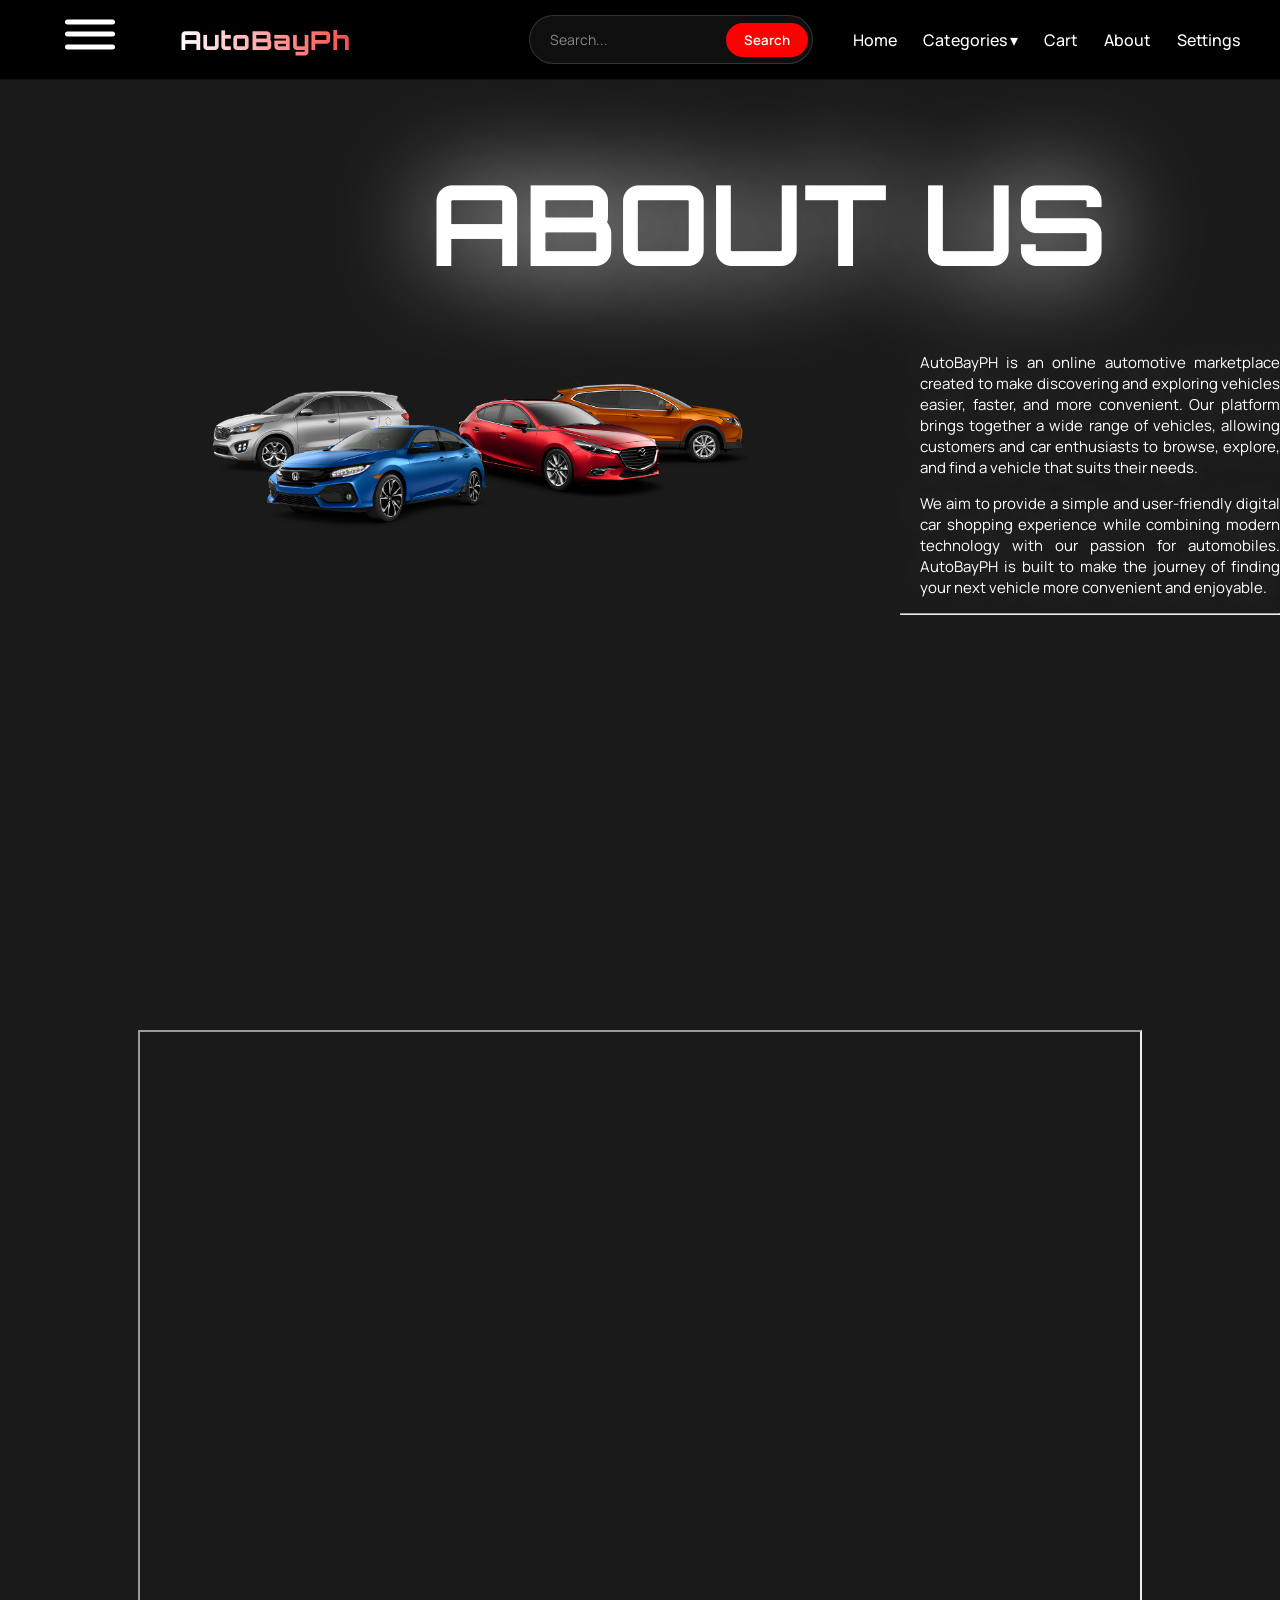
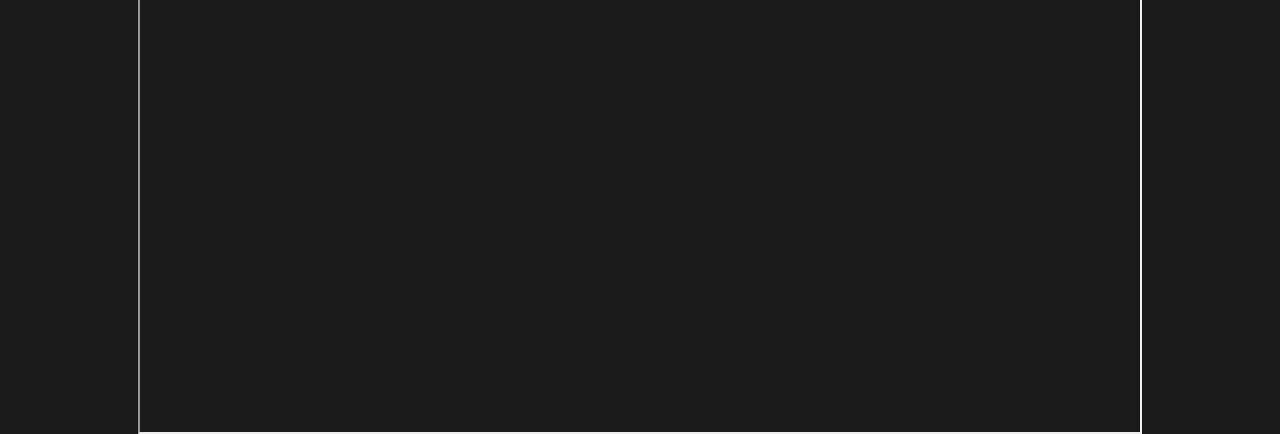
<file: ABOUTPAGE.html>
<!DOCTYPE html>
<html lang="en">
<head>
       <meta charset="UTF-8">
       <meta name="viewport" content="width=device-width, initial-scale=1.0">
       <link rel="stylesheet" href="ABOUTPAGE.css">
              <link rel="preconnect" href="https://fonts.gstatic.com" crossorigin>
       <link rel="preconnect" href="https://fonts.googleapis.com">
       <link href="https://fonts.googleapis.com/css2?family=Orbitron:wght@400..900&display=swap" rel="stylesheet">
       <link rel="preconnect" href="https://fonts.googleapis.com">
       <link rel="preconnect" href="https://fonts.gstatic.com" crossorigin>
       <link href="https://fonts.googleapis.com/css2?family=Manrope:wght@200..800&display=swap" rel="stylesheet">
       <title>AutoBayPh | About Us</title>
</head>
<body>
       <header>
              <div class="off_list_menu">
                     <div class="close_menu">&times;</div>
              <ul>
                     <li>Home</li>
                     <li>Settings</li>
                     <li>Browse Cars</li>
                     <li>Brands</li>
                     <li>Deals & Offers</li>
                     <li>Favorites</li>
                     <li>Cart</li>
                     <li>Account</li>
                     <li>Contact us</li>
                     <li>About Us</li>
              </ul>
              </div>
              <nav>
                     <div class="hamburger_menu">
                            <span></span>
                            <span></span>
                            <span></span>
                     </div>
                     <a href="HOMEPAGE.html" class="title">AutoBayPh</a>
                     <div class="search-container">
                            <input type="text" id="searchInput" placeholder="Search...">
                            <button id="searchBtn">Search</button>
                     </div>
                     <div id="searchResults"></div>
                     <ul>
                            <li><a href="HOMEPAGE.html">Home</a></li>
                            <li class="dropdown">
                                   <a href="#" class="dropdown-toggle">Categories ▾</a>
                                   <ul class="dropdown-menu">
                                          <li><a href="#sedan">Sedan</a></li>
                                          <li><a href="#">SUV</a></li>
                                          <li><a href="#">Pickup Truck</a></li>
                                          <li><a href="#">Hatchback</a></li>
                                          <li><a href="#">Van</a></li>
                                          <li><a href="#">Motorcycle</a></li>
                                   </ul>
                            </li>
                            <li><a href="CARTPAGE.html">Cart</a></li>
                            <li><a href="ABOUTPAGE.html">About</a></li>
                            <li><a href="#">Settings</a></li>
                     </ul>
              </nav>
       </header>
       <content>
              <div class="imagecontainer">
                     <h1>ABOUT US</h1>
                            <img src="/IMAGES/CAR_DEALERSHIP.png" alt="About Us">
              </div>
                            <div class="about-text">
                                   <p>
                                   AutoBayPH is an online automotive marketplace created to make
                                   discovering and exploring vehicles easier, faster, and more
                                   convenient. Our platform brings together a wide range of
                                   vehicles, allowing customers and car enthusiasts to browse,
                                   explore, and find a vehicle that suits their needs.
                                   </p>

                                   <p>
                                   We aim to provide a simple and user-friendly digital car
                                   shopping experience while combining modern technology with
                                   our passion for automobiles. AutoBayPH is built to make the
                                   journey of finding your next vehicle more convenient and
                                   enjoyable.
                                   </p>
                                   <hr>
                            </div>

       </content>
       <div class="pdfContainer">
              <iframe src = "warranty_certificate.pdf" width = 1000 height = "1000"></iframe>
       </div>

       <script>
              const hamMenu = document.querySelector(`.hamburger_menu`);
              const offListMenu = document.querySelector(`.off_list_menu`);
              const closeMenu = document.querySelector(`.close_menu`);

              hamMenu.addEventListener(`click`, () => {
                     hamMenu.classList.toggle(`active`);
                     offListMenu.classList.toggle(`active`);
              });

              closeMenu.addEventListener(`click`, () => {
                     hamMenu.classList.remove(`active`);
                     offListMenu.classList.remove(`active`);
              });
       </script>
</body>
</html>
</file>
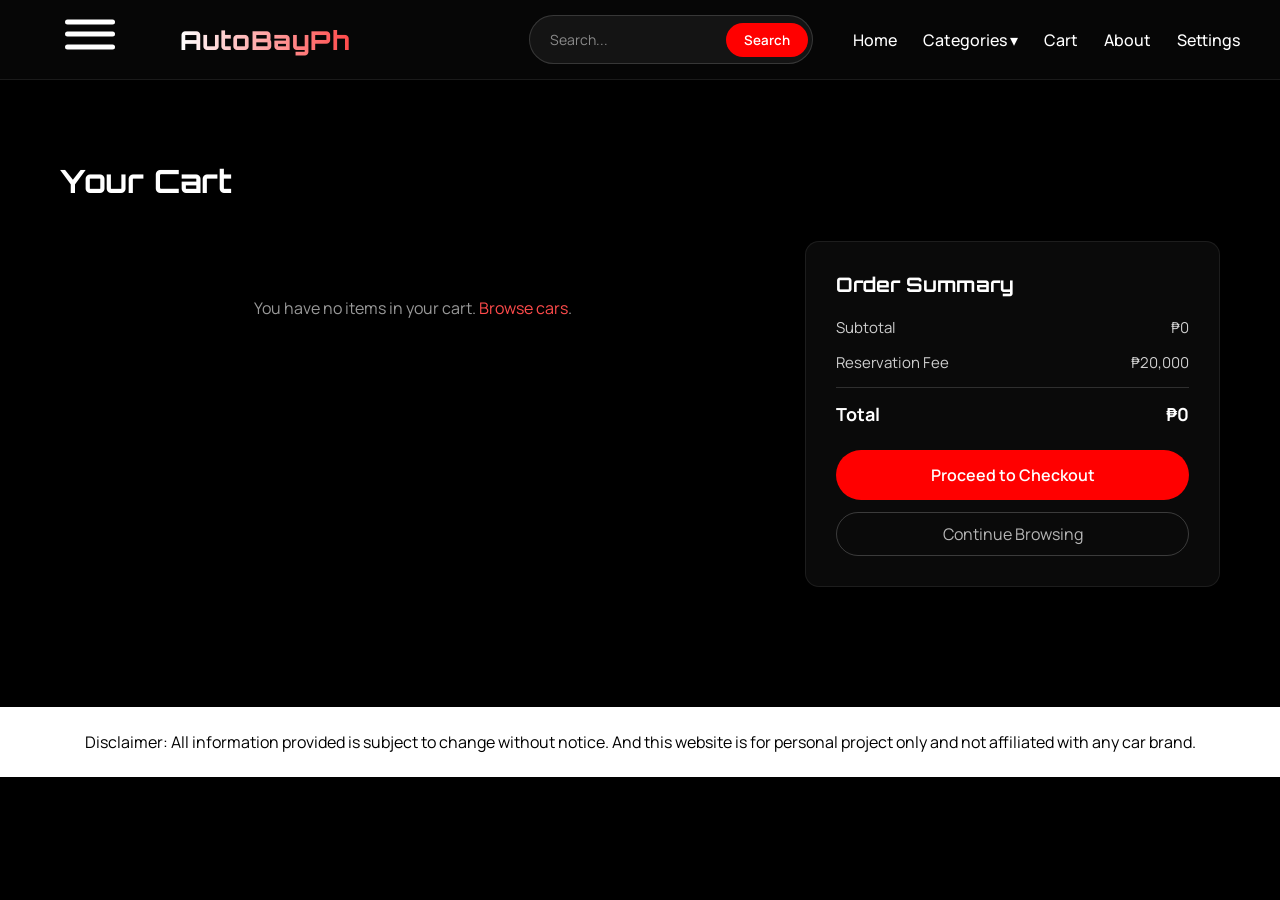
<file: Cartlist.html>
<!DOCTYPE html>
<html lang="en">
<head>
       <meta charset="UTF-8">
       <meta name="viewport" content="width=device-width, initial-scale=1.0">
       <title>Your Cart | AutoBayPh</title>
       <link rel="stylesheet" href="Cartlist.css">
       <link rel="preconnect" href="https://fonts.googleapis.com">
       <link rel="preconnect" href="https://fonts.gstatic.com" crossorigin>
       <link href="https://fonts.googleapis.com/css2?family=Orbitron:wght@400..900&display=swap" rel="stylesheet">
       <link rel="preconnect" href="https://fonts.googleapis.com">
       <link rel="preconnect" href="https://fonts.gstatic.com" crossorigin>
       <link href="https://fonts.googleapis.com/css2?family=Manrope:wght@200..800&display=swap" rel="stylesheet">
</head>
<body>
       <header>
              <div class="off_list_menu">
                     <div class="close_menu">&times;</div>
              <ul>
                     <li>Home</li>
                     <li>Settings</li>
                     <li>Browse Cars</li>
                     <li>Brands</li>
                     <li>Deals & Offers</li>
                     <li>Favorites</li>
                     <li>Cart</li>
                     <li>Account</li>
                     <li>Contact us</li>
                     <li>About Us</li>
              </ul>
              </div>
              <nav>
                     <div class="hamburger_menu">
                            <span></span>
                            <span></span>
                            <span></span>
                     </div>
                     <a href="HOMEPAGE.html" class="title">AutoBayPh</a>
                     <div class="search-container">
                            <input type="text" id="searchInput" placeholder="Search...">
                            <button id="searchBtn">Search</button>
                     </div>
                     <div id="searchResults"></div>
                     <ul>
                            <li><a href="HOMEPAGE.html">Home</a></li>
                            <li class="dropdown">
                                   <a href="#" class="dropdown-toggle">Categories ▾</a>
                                   <ul class="dropdown-menu">
                                          <li><a href="#sedan">Sedan</a></li>
                                          <li><a href="#">SUV</a></li>
                                          <li><a href="#">Pickup Truck</a></li>
                                          <li><a href="#">Hatchback</a></li>
                                          <li><a href="#">Van</a></li>
                                          <li><a href="#">Motorcycle</a></li>
                                   </ul>
                            </li>
                            <li><a href="CARTPAGE.html">Cart</a></li>
                            <li><a href="ABOUTPAGE.html">About</a></li>
                            <li><a href="#">Settings</a></li>
                     </ul>
              </nav>
       </header>

       <main class="cartPage">
              <h1 class="cartTitle">Your Cart</h1>

              <div class="cartLayout">
                     <div class="cartItems" id="cartItems">
                            <!-- Dynamic na pinopopulate ito ng cart.js base sa laman ng localStorage -->
                     </div>

                     <div class="cartSummary">
                            <h2>Order Summary</h2>
                            <div class="summaryRow">
                                   <span>Subtotal</span>
                                   <span id="subtotalValue">₱0</span>
                            </div>
                            <div class="summaryRow">
                                   <span>Reservation Fee</span>
                                   <span id="reservationFeeValue">₱20,000</span>
                            </div>
                            <hr class="summaryLine">
                            <div class="summaryRow summaryTotal">
                                   <span>Total</span>
                                   <span id="totalValue">₱0</span>
                            </div>
                            <p id="checkoutError" role="alert" style="color:#e53935; font-size:0.9rem; margin:0 0 10px;"></p>
                            <a href="PAYMENTPAGE.html" class="checkoutBTN">Proceed to Checkout</a>
                            <a href="HOMEPAGE.html" class="continueBTN">Continue Browsing</a>
                     </div>
              </div>
       </main>

       <footer>
              <p>
                     Disclaimer: All information provided is subject to change without notice. And this website is for personal project only and not affiliated with any car brand.
              </p>
       </footer>

       <script src="Cartlist.js"></script>
       <script>
              const hamMenu = document.querySelector(`.hamburger_menu`);
              const offListMenu = document.querySelector(`.off_list_menu`);
              const closeMenu = document.querySelector(`.close_menu`);

              hamMenu.addEventListener(`click`, () => {
                     hamMenu.classList.toggle(`active`);
                     offListMenu.classList.toggle(`active`);
              })

              closeMenu.addEventListener(`click`, () => {
                     hamMenu.classList.remove(`active`);
                     offListMenu.classList.remove(`active`);
              })

              const RESERVATION_FEE = 20000;

              function renderCart() {
                     const cart = getCart();
                     const container = document.getElementById('cartItems');
                     const subtotalEl = document.getElementById('subtotalValue');
                     const totalEl = document.getElementById('totalValue');

                     if (cart.length === 0) {
                            container.innerHTML = `<p class="emptyCart">You have no items in your cart. <a href="HOMEPAGE.html">Browse cars</a>.</p>`;
                            subtotalEl.textContent = '₱0';
                            totalEl.textContent = '₱0';
                            return;
                     }

                     container.innerHTML = cart.map(item => `
                            <div class="cartItem" data-id="${item.id}">
                                   <img src="${item.image}" alt="${item.name}" class="cartItemImg">
                                   <div class="cartItemInfo">
                                          <p class="cartItemName">${item.name}</p>
                                          <p class="cartItemSpec">${item.spec}</p>
                                          <p class="cartItemPrice">₱${item.price.toLocaleString()}</p>
                                   </div>
                                   <div class="cartItemQty">
                                          <button class="qtyBtn minusBtn">−</button>
                                          <span class="qtyValue">${item.qty}</span>
                                          <button class="qtyBtn plusBtn">+</button>
                                   </div>
                                   <button class="removeBtn" aria-label="Remove item">&times;</button>
                            </div>
                     `).join('');

                     const subtotal = cart.reduce((sum, item) => sum + (item.price * item.qty), 0);
                     subtotalEl.textContent = `₱${subtotal.toLocaleString()}`;
                     totalEl.textContent = `₱${(subtotal + RESERVATION_FEE).toLocaleString()}`;

                     container.querySelectorAll('.plusBtn').forEach(btn => {
                            btn.addEventListener('click', () => {
                                   const id = btn.closest('.cartItem').dataset.id;
                                   const item = getCart().find(c => c.id === id);
                                   updateQty(id, item.qty + 1);
                                   renderCart();
                            });
                     });

                     container.querySelectorAll('.minusBtn').forEach(btn => {
                            btn.addEventListener('click', () => {
                                   const id = btn.closest('.cartItem').dataset.id;
                                   const item = getCart().find(c => c.id === id);
                                   updateQty(id, item.qty - 1);
                                   renderCart();
                            });
                     });

                     container.querySelectorAll('.removeBtn').forEach(btn => {
                            btn.addEventListener('click', () => {
                                   const id = btn.closest('.cartItem').dataset.id;
                                   removeFromCart(id);
                                   renderCart();
                            });
                     });
              }

              renderCart();

              // CHECKOUT: bawal pumunta sa payment page kung walang laman ang cart
              const checkoutBtn = document.querySelector('.checkoutBTN');
              const checkoutError = document.getElementById('checkoutError');

              checkoutBtn.addEventListener('click', (e) => {
                     if (getCart().length === 0) {
                            e.preventDefault();
                            checkoutError.textContent = 'Your cart is empty. Please add a vehicle first before proceeding to checkout.';
                            return;
                     }
                     checkoutError.textContent = '';
              });
       </script>
</body>
</html>
</file>
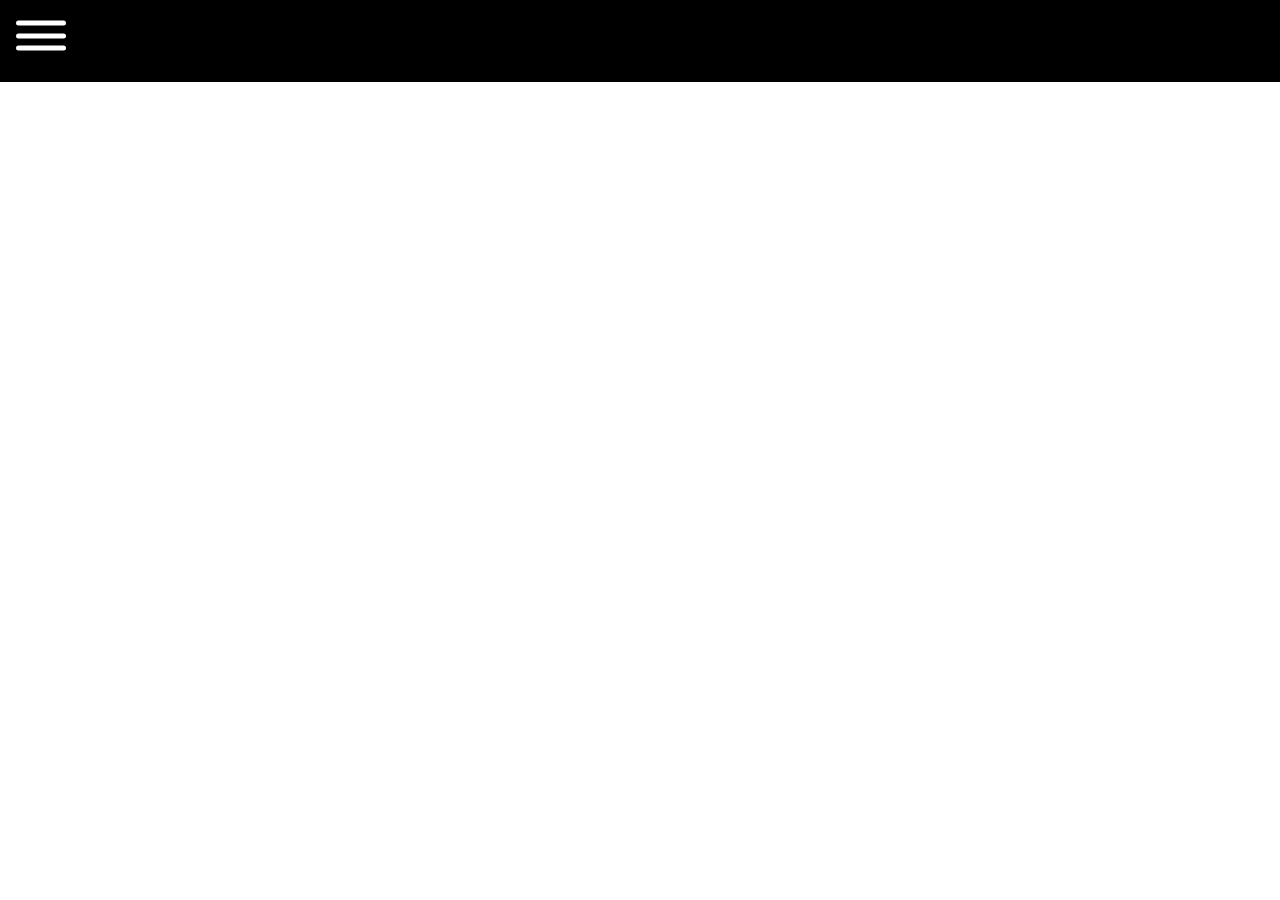
<file: hambuger_menutesting.html>
<!DOCTYPE html>
<html lang="en">
<head>
       <meta charset="UTF-8">
       <meta name="viewport" content="width=device-width, initial-scale=1.0">
       <link rel="stylesheet" href="style1.css">
       <title>Document</title>
</head>
<body>
       <nav>
                     <div class="off_list_menu">
                     <ul>
                            <li>Home</li>
                            <li>Settings</li>
                            <li>Browse Cars</li>
                            <li>Brands</li>
                            <li>Deals & Offers</li>
                            <li>Favorites</li>
                            <li>Cart</li>
                            <li>Account</li>
                            <li>Contact us</li>
                            <li>About Us</li>
                     </ul>
              </div>
              <div class="hamburger_menu">
                     <span></span>
                     <span></span>
                     <span></span>
              </div>
       </nav>
       <script>
              const hamMenu = document.querySelector (`.hamburger_menu`);
              const offListMenu = document.querySelector (`.off_list_menu`);

              hamMenu.addEventListener(`click`,()=>{
                     hamMenu.classList.toggle(`active`);
                     offListMenu.classList.toggle(`active`);
              })
       </script>
</body>
</html>
</file>
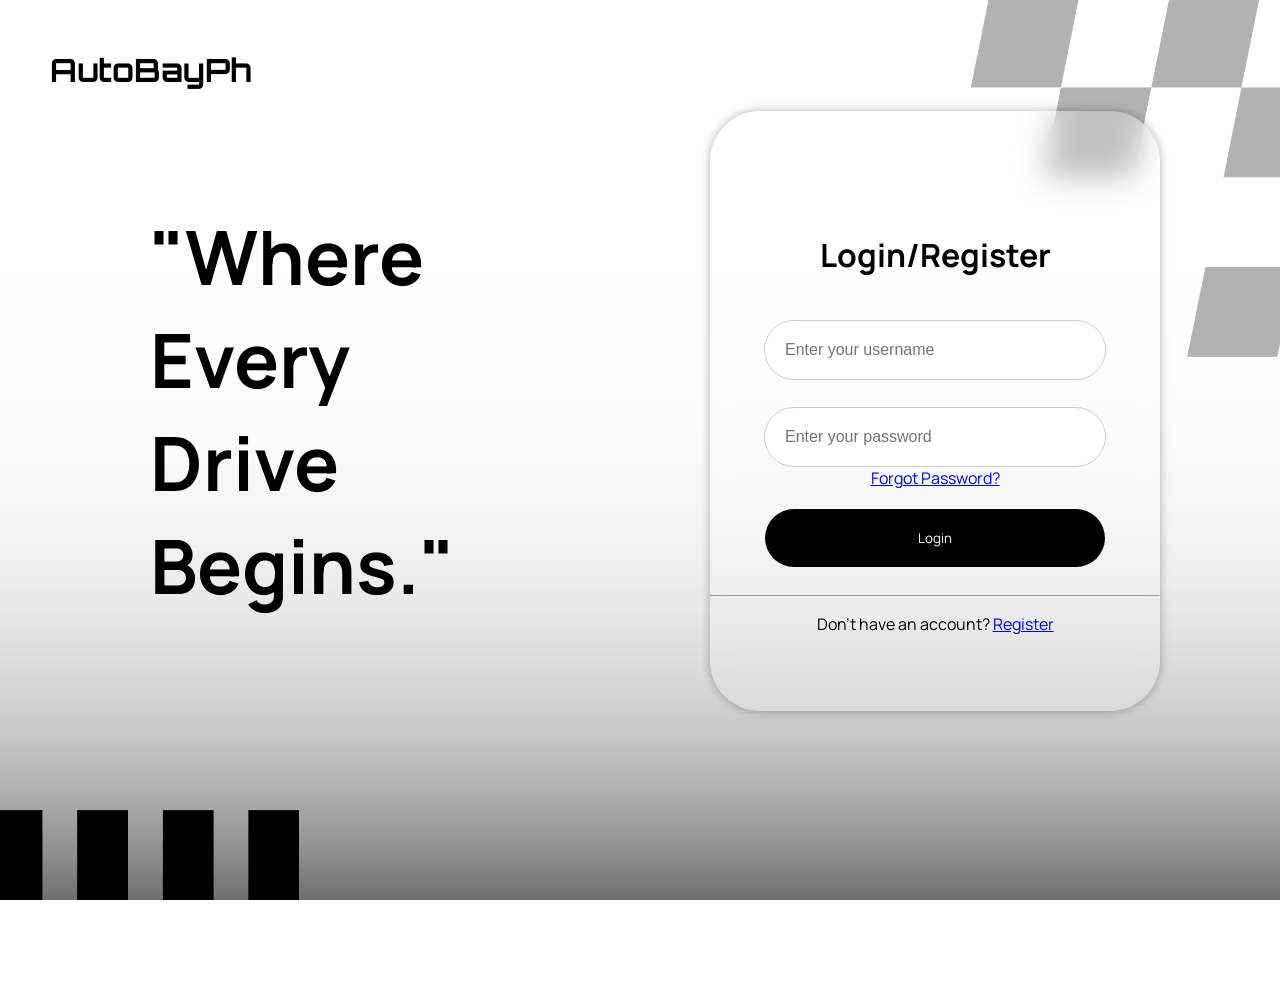
<file: LoginOrRegisterPage.html>
<!DOCTYPE html>
<html lang="en">
<head>
       <meta charset="UTF-8">
       <meta name="viewport" content="width=device-width, initial-scale=1.0">
       <link rel="preconnect" href="https://fonts.gstatic.com" crossorigin>
       <link rel="preconnect" href="https://fonts.googleapis.com">
       <link href="https://fonts.googleapis.com/css2?family=Orbitron:wght@400..900&display=swap" rel="stylesheet">
       <link rel="preconnect" href="https://fonts.googleapis.com">
       <link rel="preconnect" href="https://fonts.gstatic.com" crossorigin>
       <link href="https://fonts.googleapis.com/css2?family=Manrope:wght@200..800&display=swap" rel="stylesheet">
       <link rel="stylesheet" href="LoginOrRegisterPage.css">
       <title>Login/Register Page</title>
</head>
<body class="BackgroundImage">
       <div>
              <h1 class = "title">AutoBayPh</h1>
              <div class="flexbox">
                     <h1 class="sub-title">"Where <br>Every <br> Drive <br> Begins."</h1>
                     <div class="container">
                            <div class="content">
                                   <h1>Login/Register</h1>
                                   <label for="username"></label> <br>
                                   <input type="text" id="username" name="username" placeholder="Enter your username"  required>
                                   <label for="password"></label> <br>
                                   <input type="password" id="password" name="password" placeholder="Enter your password"  required><br>
                                   <a href="ResetPasswordPage.html">Forgot Password?</a>
                                   <button class="login-btn">Login</button>
                                   <hr>
                                   <p>Don't have an account? <a href="RegisterPage.html">Register</a></p>
                            </div>
                     </div>
              </div>

       </div>
</body>
</html>
</file>
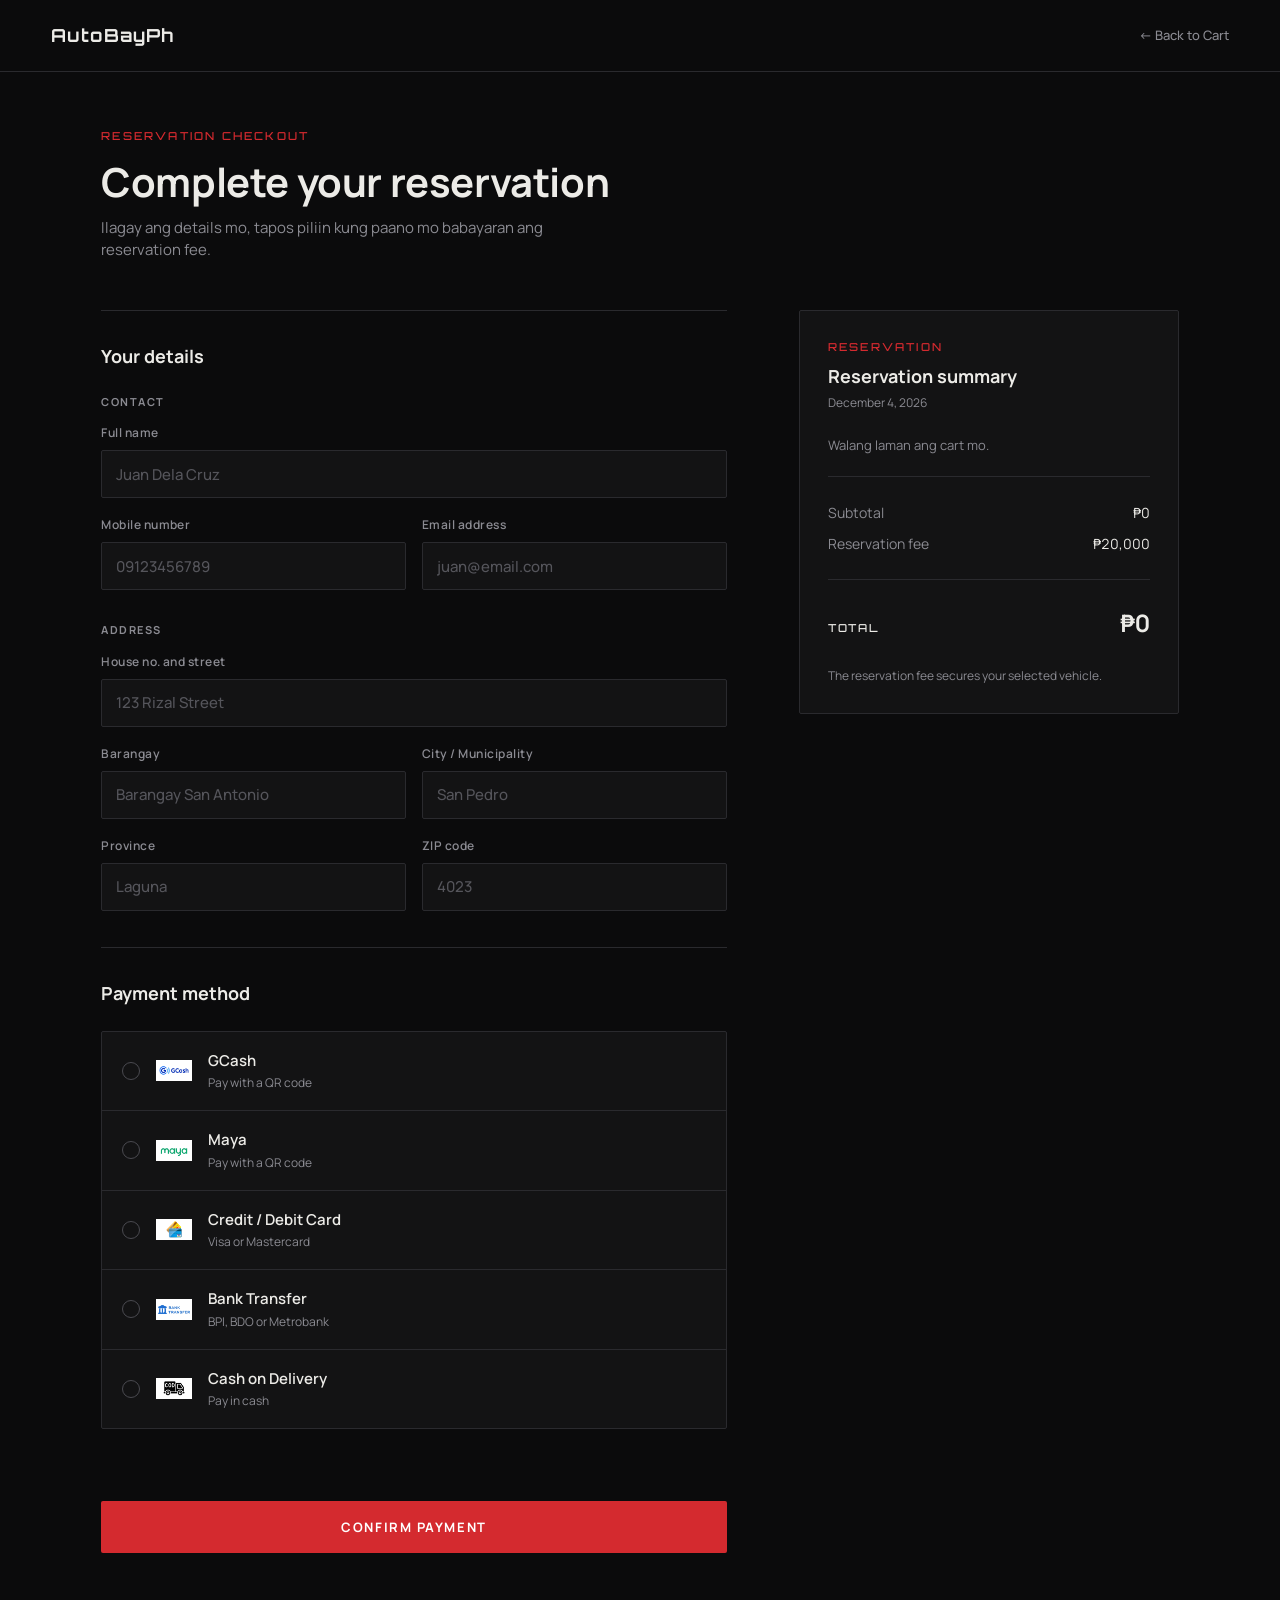
<file: PAYMENTPAGE.html>
<!DOCTYPE html>
<html lang="en">
<head>
       <meta charset="UTF-8">
       <meta name="viewport" content="width=device-width, initial-scale=1.0">
       <title>Checkout | AutoBayPh</title>
       <link rel="stylesheet" href="PAYMENTPAGE.css">
       <link rel="preconnect" href="https://fonts.googleapis.com">
       <link rel="preconnect" href="https://fonts.gstatic.com" crossorigin>
       <link href="https://fonts.googleapis.com/css2?family=Manrope:wght@200..800&family=Orbitron:wght@400..900&display=swap" rel="stylesheet">
</head>
<body>
       <header class="topBar">
              <a href="HOMEPAGE.html" class="logo">AutoBayPh</a>
              <a href="CARTPAGE.html" class="backLink">&larr; Back to Cart</a>
       </header>

       <main class="page">
              <p class="eyebrow">Reservation checkout</p>
              <h1 class="pageTitle">Complete your reservation</h1>
              <p class="lead">Ilagay ang details mo, tapos piliin kung paano mo babayaran ang reservation fee.</p>

              <div class="layout">
                     <form id="payForm" novalidate>

                            <!-- PERSONAL DETAILS -->
                            <section class="block">
                                   <h2>Your details</h2>

                                   <h3 class="groupLabel">Contact</h3>
                                   <div class="fields">
                                          <label class="f wide">Full name
                                                 <input type="text" id="fullName" autocomplete="name" placeholder="Juan Dela Cruz">
                                          </label>
                                          <label class="f">Mobile number
                                                 <input type="tel" id="mobile" autocomplete="tel" placeholder="09123456789">
                                          </label>
                                          <label class="f">Email address
                                                 <input type="email" id="email" autocomplete="email" placeholder="juan@email.com">
                                          </label>
                                   </div>

                                   <h3 class="groupLabel">Address</h3>
                                   <div class="fields">
                                          <label class="f wide">House no. and street
                                                 <input type="text" id="street" autocomplete="address-line1" placeholder="123 Rizal Street">
                                          </label>
                                          <label class="f">Barangay
                                                 <input type="text" id="barangay" placeholder="Barangay San Antonio">
                                          </label>
                                          <label class="f">City / Municipality
                                                 <input type="text" id="city" autocomplete="address-level2" placeholder="San Pedro">
                                          </label>
                                          <label class="f">Province
                                                 <input type="text" id="province" autocomplete="address-level1" placeholder="Laguna">
                                          </label>
                                          <label class="f">ZIP code
                                                 <input type="text" id="zip" inputmode="numeric" autocomplete="postal-code" placeholder="4023" maxlength="4">
                                          </label>
                                   </div>
                            </section>

                            <!-- PAYMENT METHODS -->
                            <section class="block">
                                   <h2>Payment method</h2>
                                   <div class="methods">

                                          <div class="method">
                                                 <label class="methodHead">
                                                        <input type="radio" name="payMethod" value="GCash">
                                                        <img class="payImg" src="IMAGES/GCASH.png" alt="GCash">
                                                        <span class="methodText">
                                                               <span class="methodName">GCash</span>
                                                               <span class="methodDesc">Pay with a QR code</span>
                                                        </span>
                                                 </label>
                                                 <div class="detail">
                                                        <p class="note">Pagkatapos mong i-confirm, ipapakita ang GCash QR code at reference number para sa reservation fee mo.</p>
                                                 </div>
                                          </div>

                                          <div class="method">
                                                 <label class="methodHead">
                                                        <input type="radio" name="payMethod" value="Maya">
                                                        <img class="payImg" src="IMAGES/MAYA_LOGO.png" alt="Maya">
                                                        <span class="methodText">
                                                               <span class="methodName">Maya</span>
                                                               <span class="methodDesc">Pay with a QR code</span>
                                                        </span>
                                                 </label>
                                                 <div class="detail">
                                                        <p class="note">Pagkatapos mong i-confirm, ipapakita ang Maya QR code at reference number para sa reservation fee mo.</p>
                                                 </div>
                                          </div>

                                          <div class="method">
                                                 <label class="methodHead">
                                                        <input type="radio" name="payMethod" value="Card">
                                                        <img class="payImg" src="IMAGES/CARD_LOGO.png" alt="Credit or debit card">
                                                        <span class="methodText">
                                                               <span class="methodName">Credit / Debit Card</span>
                                                               <span class="methodDesc">Visa or Mastercard</span>
                                                        </span>
                                                 </label>
                                                 <div class="detail">
                                                        <p class="hint">Card type</p>
                                                        <div class="choices">
                                                               <label class="choice">
                                                                      <input type="radio" name="brand" value="Visa">
                                                                      <div class="tile">
                                                                             <img class="payImg" src="IMAGES/VISA_LOGO.png" alt="Visa">
                                                                             <b>Visa</b>
                                                                      </div>
                                                               </label>
                                                               <label class="choice">
                                                                      <input type="radio" name="brand" value="Mastercard">
                                                                      <div class="tile">
                                                                             <img class="payImg" src="IMAGES/MASTERCARD_LOGO.png" alt="Mastercard">
                                                                             <b>Mastercard</b>
                                                                      </div>
                                                               </label>
                                                        </div>

                                                        <div class="fields cardForm" id="cardForm" hidden>
                                                               <label class="f wide">Card number
                                                                      <input type="text" id="cardNumber" inputmode="numeric" autocomplete="cc-number" placeholder="1234 5678 9012 3456" maxlength="19">
                                                               </label>
                                                               <label class="f wide">Cardholder name
                                                                      <input type="text" id="cardName" autocomplete="cc-name" placeholder="Juan Dela Cruz">
                                                               </label>
                                                               <label class="f">Expiration date
                                                                      <input type="text" id="cardExp" inputmode="numeric" autocomplete="cc-exp" placeholder="MM/YY" maxlength="5">
                                                               </label>
                                                               <label class="f">CVV
                                                                      <input type="password" id="cardCvv" inputmode="numeric" autocomplete="cc-csc" placeholder="123" maxlength="4">
                                                               </label>
                                                        </div>
                                                 </div>
                                          </div>

                                          <div class="method">
                                                 <label class="methodHead">
                                                        <input type="radio" name="payMethod" value="Bank">
                                                        <img class="payImg" src="IMAGES/BANK_LOGO.png" alt="Bank transfer">
                                                        <span class="methodText">
                                                               <span class="methodName">Bank Transfer</span>
                                                               <span class="methodDesc">BPI, BDO or Metrobank</span>
                                                        </span>
                                                 </label>
                                                 <div class="detail">
                                                        <p class="hint">Bank</p>
                                                        <div class="choices">
                                                               <label class="choice">
                                                                      <input type="radio" name="bank" value="BPI">
                                                                      <div class="tile">
                                                                             <img class="payImg" src="IMAGES/BPI_LOGO.png" alt="BPI">
                                                                             <b>BPI</b>
                                                                      </div>
                                                               </label>
                                                               <label class="choice">
                                                                      <input type="radio" name="bank" value="BDO">
                                                                      <div class="tile">
                                                                             <img class="payImg" src="IMAGES/BDO_LOGO.png" alt="BDO">
                                                                             <b>BDO</b>
                                                                      </div>
                                                               </label>
                                                               <label class="choice">
                                                                      <input type="radio" name="bank" value="Metrobank">
                                                                      <div class="tile">
                                                                             <img class="payImg" src="IMAGES/METROBANK_LOGO.png" alt="Metrobank">
                                                                             <b>Metrobank</b>
                                                                      </div>
                                                               </label>
                                                        </div>
                                                        <p class="note">Ipapakita ang account details ng napili mong bank pagkatapos mong i-confirm.</p>
                                                 </div>
                                          </div>

                                          <div class="method">
                                                 <label class="methodHead">
                                                        <input type="radio" name="payMethod" value="COD">
                                                        <img class="payImg" src="IMAGES/COD_LOGO.png" alt="Cash on delivery">
                                                        <span class="methodText">
                                                               <span class="methodName">Cash on Delivery</span>
                                                               <span class="methodDesc">Pay in cash</span>
                                                        </span>
                                                 </label>
                                                 <div class="detail">
                                                        <p class="note">Magbabayad ka in cash kapag natanggap mo na ang order mo.</p>
                                                 </div>
                                          </div>

                                   </div>
                            </section>

                            <p class="error" id="error" role="alert"></p>
                            <button type="submit" class="payBTN">Confirm payment</button>
                     </form>

                     <div class="success" id="success" hidden>
                            <h2>Natanggap na ang details mo</h2>
                            <p id="successText"></p>
                            <a href="HOMEPAGE.html" class="payBTN">Back to Home</a>
                     </div>

                     <aside class="receipt">
                            <p class="eyebrow">Reservation</p>
                            <h2>Reservation summary</h2>
                            <p class="date" id="today"></p>
                            <div id="summaryItems"></div>
                            <hr>
                            <div class="sumRow"><span>Subtotal</span><span id="subtotal">₱0</span></div>
                            <div class="sumRow"><span>Reservation fee</span><span>₱20,000</span></div>
                            <hr>
                            <div class="sumRow sumTotal"><span>Total</span><span id="total">₱0</span></div>
                            <p class="slipNote">The reservation fee secures your selected vehicle.</p>
                     </aside>
              </div>
       </main>

       <script src="Cartlist.js"></script>
       <script>
       (() => {
              const $ = id => document.getElementById(id);
              const form = $('payForm');
              const err = $('error');
              const FEE = 20000;
              const digits = v => v.replace(/\D/g, '');

              // BUKSAN ANG DETAILS NG NAPILING METHOD
              form.querySelectorAll('input[name="payMethod"]').forEach(radio => {
                     radio.addEventListener('change', () => {
                            form.querySelectorAll('.method').forEach(m => {
                                   m.classList.toggle('open', m.querySelector('input[name="payMethod"]').checked);
                            });
                            err.textContent = '';
                     });
              });

              // LALABAS LANG ANG CARD FORM KAPAG NAKAPILI NA NG VISA/MASTERCARD
              form.querySelectorAll('input[name="brand"]').forEach(radio => {
                     radio.addEventListener('change', () => { $('cardForm').hidden = false; err.textContent = ''; });
              });

              // AUTO-FORMAT NG INPUTS
              $('cardNumber').addEventListener('input', e => {
                     e.target.value = digits(e.target.value).slice(0, 16).replace(/(.{4})/g, '$1 ').trim();
              });
              $('cardExp').addEventListener('input', e => {
                     const v = digits(e.target.value).slice(0, 4);
                     e.target.value = v.length > 2 ? v.slice(0, 2) + '/' + v.slice(2) : v;
              });
              $('cardCvv').addEventListener('input', e => { e.target.value = digits(e.target.value).slice(0, 4); });
              $('zip').addEventListener('input', e => { e.target.value = digits(e.target.value).slice(0, 4); });
              $('mobile').addEventListener('input', e => { e.target.value = e.target.value.replace(/[^\d+\s-]/g, ''); });

              // VALIDATION: [id ng field, test, mensahe]
              const details = [
                     ['fullName', v => v.trim().length > 1, 'Ilagay ang buong pangalan mo.'],
                     ['mobile', v => /^(09|\+639)\d{9}$/.test(v.replace(/[\s-]/g, '')), 'Ilagay ang valid na mobile number, hal. 09123456789.'],
                     ['email', v => /^\S+@\S+\.\S+$/.test(v.trim()), 'Ilagay ang valid na email address.'],
                     ['street', v => v.trim().length > 2, 'Ilagay ang house no. at street.'],
                     ['barangay', v => v.trim().length > 1, 'Ilagay ang barangay.'],
                     ['city', v => v.trim().length > 1, 'Ilagay ang city o municipality.'],
                     ['province', v => v.trim().length > 1, 'Ilagay ang province.'],
                     ['zip', v => /^\d{4}$/.test(v), 'Dapat 4 digits ang ZIP code.']
              ];

              function validate(method) {
                     for (const [id, ok, msg] of details) if (!ok($(id).value)) return [id, msg];
                     const f = form.elements;
                     if (!method) return ['', 'Pumili ng payment method.'];
                     if (method === 'Bank' && !f.bank.value) return ['', 'Pumili ng bank (BPI, BDO, o Metrobank).'];
                     if (method === 'Card') {
                            const brand = f.brand.value;
                            if (!brand) return ['', 'Pumili kung Visa o Mastercard.'];
                            const num = digits($('cardNumber').value);
                            if (num.length !== 16) return ['cardNumber', 'Dapat 16 digits ang card number.'];
                            if (brand === 'Visa' && num[0] !== '4') return ['cardNumber', 'Hindi mukhang Visa ang card number na ito.'];
                            if (brand === 'Mastercard' && !/^(5[1-5]|2[2-7])/.test(num)) return ['cardNumber', 'Hindi mukhang Mastercard ang card number na ito.'];
                            if (!$('cardName').value.trim()) return ['cardName', 'Ilagay ang pangalan ng cardholder.'];
                            const exp = $('cardExp').value;
                            if (!/^(0[1-9]|1[0-2])\/\d{2}$/.test(exp)) return ['cardExp', 'Ilagay ang expiration date bilang MM/YY.'];
                            const now = new Date();
                            const y = 2000 + Number(exp.slice(3)), m = Number(exp.slice(0, 2));
                            if (y < now.getFullYear() || (y === now.getFullYear() && m < now.getMonth() + 1)) return ['cardExp', 'Expired na ang card na ito.'];
                            if (!/^\d{3,4}$/.test($('cardCvv').value)) return ['cardCvv', 'Dapat 3 o 4 digits ang CVV.'];
                     }
                     return null;
              }

              // SUBMIT (front-end lang ito: walang details na sine-save o ipinapadala)
              form.addEventListener('submit', e => {
                     e.preventDefault();
                     err.textContent = '';
                     const method = form.elements.payMethod.value;
                     const bad = validate(method);
                     if (bad) {
                            const [id, msg] = bad;
                            if (id) {
                                   const el = $(id);
                                   el.setCustomValidity(msg);
                                   el.reportValidity();
                                   el.addEventListener('input', () => el.setCustomValidity(''), { once: true });
                            } else {
                                   err.textContent = msg;
                            }
                            return;
                     }

                     let label = { GCash: 'GCash', Maya: 'Maya', COD: 'Cash on Delivery' }[method];
                     if (method === 'Card') label = `${form.elements.brand.value} card na nagtatapos sa ${digits($('cardNumber').value).slice(-4)}`;
                     if (method === 'Bank') label = `Bank Transfer (${form.elements.bank.value})`;

                     const address = ['street', 'barangay', 'city', 'province', 'zip'].map(id => $(id).value.trim()).join(', ');
                     $('successText').textContent =
                            `Pangalan: ${$('fullName').value.trim()}\nMobile: ${$('mobile').value.trim()}\nAddress: ${address}\nPayment method: ${label}`;

                     form.reset();
                     form.hidden = true;
                     $('success').hidden = false;
                     window.scrollTo({ top: 0, behavior: 'smooth' });
              });

              // RESERVATION SLIP (galing sa cart sa localStorage)
              $('today').textContent = new Date().toLocaleDateString('en-PH', { year: 'numeric', month: 'long', day: 'numeric' });
              const cart = typeof getCart === 'function' ? getCart() : [];
              const sub = cart.reduce((s, i) => s + i.price * i.qty, 0);
              $('summaryItems').innerHTML = cart.length
                     ? cart.map(i => { const img = i.image || i.img; return `<div class="sumItem">${img ? `<img class="sumThumb" src="${img}" alt="">` : ''}<div class="sumInfo"><b>${i.name}</b><small>Qty ${i.qty}</small></div><span class="sumPrice">₱${(i.price * i.qty).toLocaleString()}</span></div>`; }).join('')
                     : '<p class="muted">Walang laman ang cart mo.</p>';
              $('subtotal').textContent = '₱' + sub.toLocaleString();
              $('total').textContent = '₱' + (cart.length ? sub + FEE : 0).toLocaleString();
       })();
       </script>
</body>
</html>
</file>
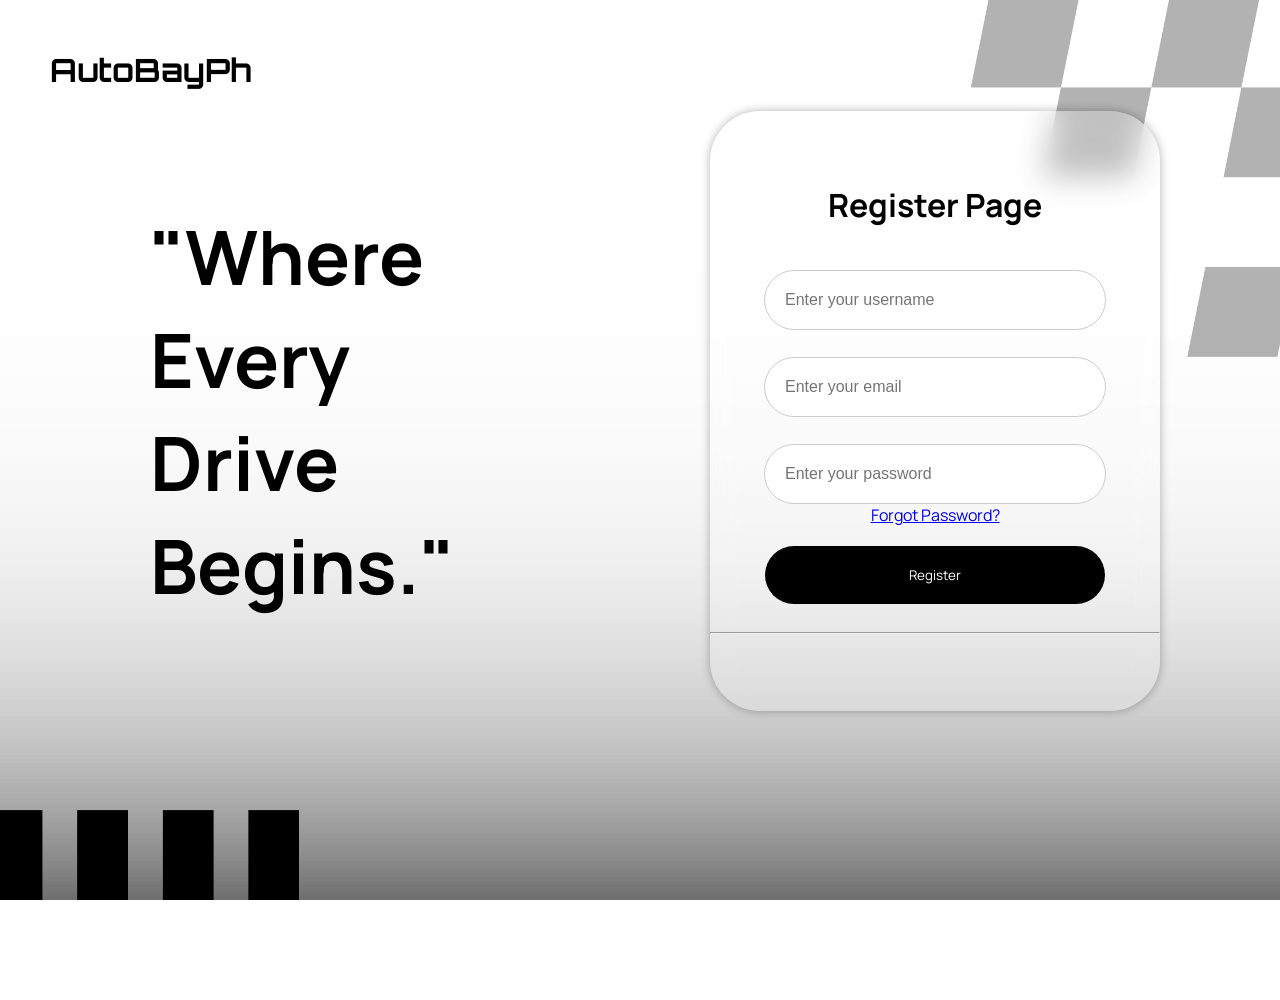
<file: RegisterPage.html>
<!DOCTYPE html>
<html lang="en">
<head>
       <meta charset="UTF-8">
       <meta name="viewport" content="width=device-width, initial-scale=1.0">
       <link rel="preconnect" href="https://fonts.gstatic.com" crossorigin>
       <link rel="preconnect" href="https://fonts.googleapis.com">
       <link href="https://fonts.googleapis.com/css2?family=Orbitron:wght@400..900&display=swap" rel="stylesheet">
       <link rel="preconnect" href="https://fonts.googleapis.com">
       <link rel="preconnect" href="https://fonts.gstatic.com" crossorigin>
       <link href="https://fonts.googleapis.com/css2?family=Manrope:wght@200..800&display=swap" rel="stylesheet">
       <link rel="stylesheet" href="RegisterPage.css">
       <title>Register Page</title>
</head>
<body class="BackgroundImage">
       <div>
              <h1 class = "title">AutoBayPh</h1>
              <div class="flexbox">
                     <h1 class="sub-title">"Where <br>Every <br> Drive <br> Begins."</h1>
                     <div class="container">
                            <div class="content">
                                   <h1>Register Page</h1>
                                   <form action="submit.php" method="post" enctype="multipart/form-data">
                                          <label for="username"></label> <br>
                                          <input type="text" id="username" name="username" placeholder="Enter your username"  required><br>
                                          <label for="Email"></label> <br>
                                          <input type="email" id="Email" name="Email" placeholder="Enter your email"  required><br>
                                          <label for="password"></label> <br>
                                          <input type="password" id="password" name="password" placeholder="Enter your password"  required><br>
                                          <a href="ResetPasswordPage.html">Forgot Password?</a>
                                          <button type="submit" class="login-btn">Register</button>
                                   <hr>
                                   </form>
                            </div>
                     </div>
              </div>

       </div>
</body>
</html>
</file>
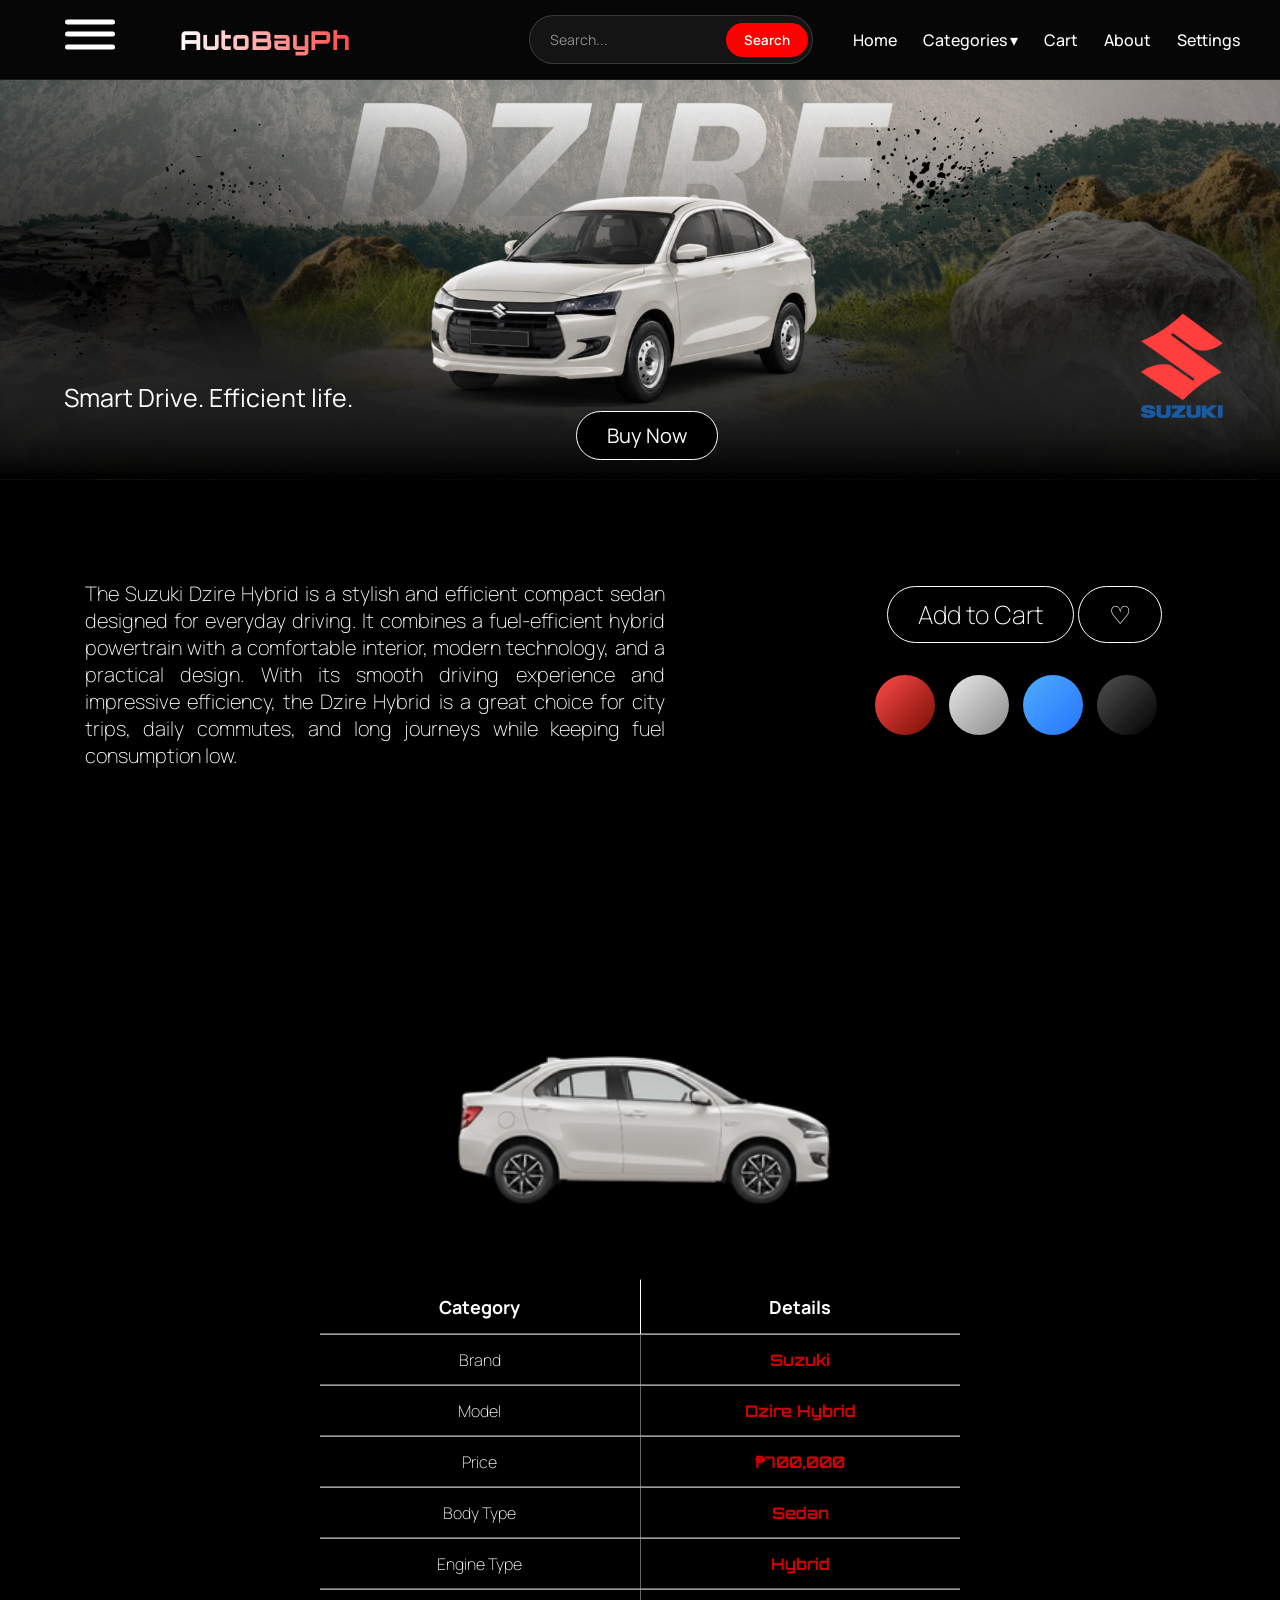
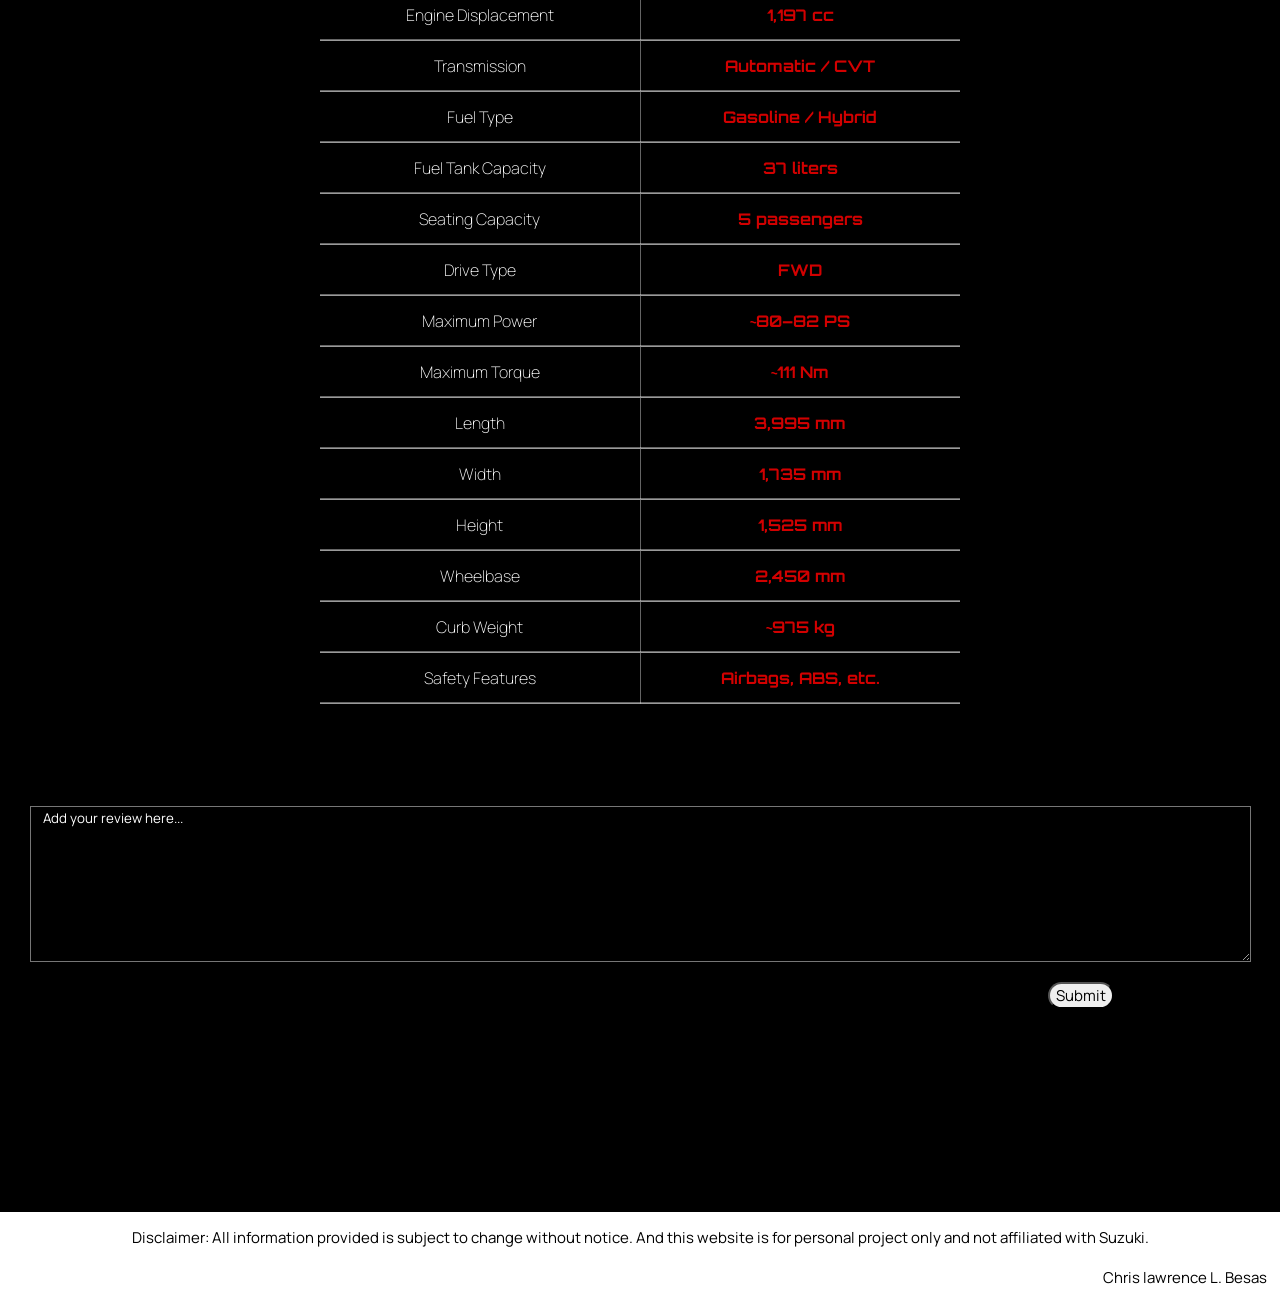
<file: SUZUKI/SEDAN/SUZUKI_DZIRE_Hybrid.html>
<!DOCTYPE html>
<html lang="en">
<head>
       <meta charset="UTF-8">
       <meta name="viewport" content="width=device-width, initial-scale=1.0">
       <title>SUZUKI DZIRE Hybrid | AutoBayPh</title>
       <link rel="stylesheet" href="SUZUKI_DZIRE_Hybrid.css">
       <link rel="preconnect" href="https://fonts.googleapis.com">
       <link rel="preconnect" href="https://fonts.gstatic.com" crossorigin>
       <link href="https://fonts.googleapis.com/css2?family=Poppins:ital,wght@0,100;0,200;0,300;0,400;0,500;0,600;0,700;0,800;0,900;1,100;1,200;1,300;1,400;1,500;1,600;1,700;1,800;1,900&display=swap" rel="stylesheet">
       <link rel="preconnect" href="https://fonts.gstatic.com" crossorigin>
       <link rel="preconnect" href="https://fonts.googleapis.com">
       <link href="https://fonts.googleapis.com/css2?family=Orbitron:wght@400..900&display=swap" rel="stylesheet">
       <link rel="preconnect" href="https://fonts.googleapis.com">
       <link rel="preconnect" href="https://fonts.gstatic.com" crossorigin>
       <link href="https://fonts.googleapis.com/css2?family=Manrope:wght@200..800&display=swap" rel="stylesheet">
       <link rel="preconnect" href="https://fonts.googleapis.com">
       <link rel="preconnect" href="https://fonts.gstatic.com" crossorigin>
       <link href="https://fonts.googleapis.com/css2?family=Alex+Brush&display=swap" rel="stylesheet">
       <link rel="preconnect" href="https://fonts.googleapis.com">
       <link rel="preconnect" href="https://fonts.gstatic.com" crossorigin>
       <link href="https://fonts.googleapis.com/css2?family=Roboto:ital,wght@0,100..900;1,100..900&display=swap" rel="stylesheet">
</head>
<body>
       <header>
              <div class="off_list_menu">
                     <div class="close_menu">&times;</div>
              <ul>
                     <li>Home</li>
                     <li>Settings</li>
                     <li>Browse Cars</li>
                     <li>Brands</li>
                     <li>Deals & Offers</li>
                     <li>Favorites</li>
                     <li>Cart</li>
                     <li>Account</li>
                     <li>Contact us</li>
                     <li>About Us</li>
              </ul>
              </div>
              <nav>
                     <div class="hamburger_menu">
                            <span></span>
                            <span></span>
                            <span></span>
                     </div>
                     <a href="/HOMEPAGE.html" class="title">AutoBayPh</a>
                     <div class="search-container">
                            <input type="text" id="searchInput" placeholder="Search...">
                            <button id="searchBtn">Search</button>
                     </div>
                     <div id="searchResults"></div>
                     <ul>
                            <li><a href="/HOMEPAGE.html">Home</a></li>
                            <li class="dropdown">
                                   <a href="#" class="dropdown-toggle">Categories ▾</a>
                                   <ul class="dropdown-menu">
                                          <li><a href="#sedan">Sedan</a></li>
                                          <li><a href="#">SUV</a></li>
                                          <li><a href="#">Pickup Truck</a></li>
                                          <li><a href="#">Hatchback</a></li>
                                          <li><a href="#">Van</a></li>
                                          <li><a href="#">Motorcycle</a></li>
                                   </ul>
                            </li>
                            <li><a href="/Cartlist.html">Cart</a></li>
                            <li><a href="/ABOUTPAGE.html">About</a></li>
                            <li><a href="#">Settings</a></li>
                     </ul>
              </nav>
              <div class="pageImageContainer">
                     <img src="/SEDAN/SEDAN Suzuki Dzire HybridPAGE.png" alt="SUZUKI DZIRE Hybrid" class="pageImage" id="pageImage">
                     <a href="#" class="buyNowBTN">Buy Now</a>
                     <p class = "tagLine">Smart Drive. Efficient life.</p>
              </div>
       </header>
       <content>
              <div class="carDescription">
                     <p>
                            The Suzuki Dzire Hybrid is a stylish and efficient compact sedan designed
                            for everyday driving. It combines a fuel-efficient hybrid powertrain with
                            a comfortable interior, modern technology, and a practical design. With
                            its smooth driving experience and impressive efficiency, the Dzire Hybrid
                            is a great choice for city trips, daily commutes, and long journeys while
                            keeping fuel consumption low.
                     </p>
                     <div class="buttonPage">
                            <a href="#" class="addCartBTN"
                            data-id="suzuki-dzire-hybrid"
                            data-name="SUZUKI DZIRE Hybrid"
                            data-price="700000"
                            data-spec="Automatic CVT • Sedan"
                            data-image="/SEDAN/SEDAN Suzuki Dzire Hybrid NOBG.png">Add to Cart</a>
                            <a href="#" class="favoriteBTN">♡</a>
                     </div>
                     <div class="carColors">
                            <a href="#" class="red" data-image="/SEDAN/SEDAN Suzuki Dzire HybridPAGE (RED).png"></a>
                            <a href="#" class="white" data-image="/SEDAN/SEDAN Suzuki Dzire HybridPAGE.png"></a>
                            <a href="#" class="blue" data-image="/SEDAN/SEDAN Suzuki Dzire HybridPAGE (BLUE).png"></a>
                            <a href="#" class="black" data-image="/SEDAN/SEDAN Suzuki Dzire HybridPAGE (BLACK).png"></a>
                     </div>
              </div>
              <div class="carDetails">
                            <img src="/SEDAN/SEDAN Suzuki Dzire Hybrid NOBG.png" alt="SUZUKI DZIRE Hybrid" class="carImage">
                     <table class="specsTable">
                     <thead>
                            <tr>
                                   <th>Category</th>
                                   <th>Details</th>
                            </tr>
                     </thead>
                     <tbody>
                            <tr>
                                   <td>Brand</td>
                                   <td>Suzuki</td>
                            </tr>
                            <tr>
                                   <td>Model</td>
                                   <td>Dzire Hybrid</td>
                            </tr>
                            <tr>
                                   <td>Price</td>
                                   <td>₱700,000</td>
                            </tr>
                            <tr>
                                   <td>Body Type</td>
                                   <td>Sedan</td>
                            </tr>
                            <tr>
                                   <td>Engine Type</td>
                                   <td>Hybrid</td>
                            </tr>
                            <tr>
                                   <td>Engine Displacement</td>
                                   <td>1,197 cc</td>     
                            </tr>
                            <tr>
                                   <td>Transmission</td>
                                   <td>Automatic / CVT</td>
                            </tr>
                            <tr>
                                   <td>Fuel Type</td>
                                   <td>Gasoline / Hybrid</td>  
                            </tr>
                            <tr>
                                   <td>Fuel Tank Capacity</td>
                                   <td>37 liters</td>
                            </tr>
                            <tr>
                                   <td>Seating Capacity</td>
                                   <td>5 passengers</td>       
                            </tr>
                            <tr>
                                   <td>Drive Type</td>
                                   <td>FWD</td>
                            </tr>
                            <tr>
                                   <td>Maximum Power</td>
                                   <td>~80–82 PS</td>
                            </tr>
                            <tr>
                                   <td>Maximum Torque</td>
                                   <td>~111 Nm</td>
                            </tr>
                            <tr>
                                   <td>Length</td>
                                   <td>3,995 mm</td>
                            </tr>
                            <tr>
                                   <td>Width</td>
                                   <td>1,735 mm</td>
                            </tr>
                            <tr>
                                   <td>Height</td>
                                   <td>1,525 mm</td>
                            </tr>
                            <tr>
                                   <td>Wheelbase</td>
                                   <td>2,450 mm</td>
                            </tr>
                            <tr>
                                   <td>Curb Weight</td>
                                   <td>~975 kg</td>
                            </tr>
                            <tr>
                                   <td>Safety Features</td>
                                   <td>Airbags, ABS, etc.</td>
                            </tr>
                     </tbody>
                     </table>
              <div class="reviewForm">
                     <form action="">
                     <textarea placeholder="Add your review here..." rows="10" cols="150"></textarea>
                     <input type="submit" value="Submit">
                     </form>
              </div>
              </div>
       </content>
       <footer>
              <p>
                     Disclaimer: All information provided is subject to change without notice. And this website is for personal project only and not affiliated with Suzuki.
              </p>
              <p class="Name">
                     Chris lawrence L. Besas
              </p>
       

       <script src="/Cartlist.js"></script>
       <script>
       
       
              <!-- HAMBURGER MENU -->

              const hamMenu = document.querySelector (`.hamburger_menu`);
              const offListMenu = document.querySelector (`.off_list_menu`);
              const closeMenu = document.querySelector (`.close_menu`);

              hamMenu.addEventListener(`click`,()=>{
                     hamMenu.classList.toggle(`active`);
                     offListMenu.classList.toggle(`active`);
              })

              closeMenu.addEventListener(`click`,()=>{
                     hamMenu.classList.remove(`active`);
                     offListMenu.classList.remove(`active`);
              })



              <!-- COLOR SWITCHER -->

              const pageImage = document.getElementById('pageImage');
              const colorLinks = document.querySelectorAll('.carColors a');

              colorLinks.forEach(link => {
                     link.addEventListener('click', (e) => {
                            e.preventDefault();
                            const newImage = link.getAttribute('data-image');

                            if (!newImage || pageImage.src.includes(newImage)) return;

                            pageImage.classList.add('fade-out');

                            setTimeout(() => {
                                   pageImage.src = newImage;
                                   pageImage.classList.remove('fade-out');
                            }, 300); // dapat tugma sa transition duration ng CSS
                     });
              });
       </script>
</body>
</html>
</file>
<file: ABOUTPAGE.css>
body{
    margin: 0;
    background-color: rgb(26, 26, 26);
}

.title {
    margin-left: 40px;
    margin-right: auto;
    color: white;
    font-family: 'Orbitron';
}


/* !!NAVBAR — GALING SA SUZUKI PAGE */

nav {
    height: 80px;
    background-color:black;
    /* backdrop-filter: blur(12px);
    -webkit-backdrop-filter: blur(12px); */
    display: flex;
    flex-direction: row;
    align-items: center;
    justify-content: space-between;
    position: sticky;
    top: 0;
    z-index: 200;
    padding: 0 40px;
    box-sizing: border-box;
    border-bottom: 1px solid rgba(255, 255, 255, 0.08);
}

.title {
    font-family: 'Orbitron';
    font-weight: 800;
    font-size: 26px;
    color: white;
    letter-spacing: 0.5px;
    margin: auto;
    background: linear-gradient(90deg, #ffffff, #ff4b4b);
    -webkit-background-clip: text;
    background-clip: text;
    -webkit-text-fill-color: transparent;
    text-decoration: none;
}

nav ul li.dropdown {
    position: relative;
}

nav ul li.dropdown-menu {
    display: none;
}

nav ul li.dropdown .dropdown-menu {
    display: block;
    position: absolute;
    top: 130%;
    left: 0;
    background-color: rgba(8, 8, 8, 0.95);
    backdrop-filter: blur(10px);
    min-width: 180px;
    list-style: none;
    padding: 10px 0;
    margin: 0;
    z-index: 100;
    border-radius: 10px;
    border: 1px solid rgba(255,255,255,0.08);
    box-shadow: 0 12px 30px rgba(0,0,0,0.5);
    opacity: 0;
    visibility: hidden;
    transform: translateY(-8px);
    transition: opacity .25s ease, transform .25s ease, visibility .25s ease;
}

nav ul li.dropdown:hover .dropdown-menu {
    opacity: 1;
    visibility: visible;
    transform: translateY(0);
}

.dropdown-menu li:hover {
    border-bottom: none;
}

nav ul li {
    transition: color .25s ease;
    position: relative;
}

/* Animated underline sa halip na biglang border-bottom */
nav ul li:not(.dropdown)::after,
nav ul li.dropdown > a::after {
    content: '';
    position: absolute;
    bottom: -6px;
    left: 20px;
    right: 20px;
    height: 2px;
    background-color: red;
    transform: scaleX(0);
    transform-origin: left;
    transition: transform .3s ease;
}

nav ul li:hover::after {
    transform: scaleX(1);
}

nav ul li.dropdown .dropdown-menu li {
    width: 100%;
}

nav ul li.dropdown .dropdown-menu li::after {
    display: none;
}

nav ul li.dropdown .dropdown-menu li a {
    display: block;
    padding: 10px 16px;
    white-space: nowrap;
    font-size: 15px;
}

nav ul li.dropdown .dropdown-menu li a:hover {
    background-color: rgba(255,255,255,0.08);
    color: #ff4b4b;
}

/* !!UP BUTTON */

#scrollTopBtn {
    display: none;
    position: fixed;
    bottom: 30px;
    right: 30px;
    z-index: 99;
}

#scrollTopBtn img {
    width: 40px;
    height: 40px;
}

/* !!HAMBURGER MENU */

.off_list_menu {
    background: linear-gradient(180deg, #080808 0%, #450000 100%);
    height: 100vh;
    width: 100%;
    max-width: 450px;
    top: 0;
    left: -450px;
    flex-direction: column;
    justify-content: center;
    align-items: center;
    text-align: center;
    font-size: 3em;
    transition: .3s ease;
    position: fixed;
    z-index: 300;
    color: white;
    overflow: hidden;
}

.off_list_menu.active{
    left: 0;
}

.close_menu {
    position: absolute;
    top: 20px;
    left: 30px;
    font-size: 45px;
    font-family: 'Manrope';
    line-height: 1;
    color: white;
    cursor: pointer;
    z-index: 160;
    transition: color .25s ease, transform .25s ease;
}

.close_menu:hover {
    color: #ff4b4b;
    transform: rotate(90deg);
}

.off_list_menu ul {
    display: flex;
    flex-direction: column;
    align-items: center;
    width: 100%;
    margin-top: 40px;
    padding: 0;
}

.off_list_menu li {
    padding: 10px 0;
    position: relative;
}

.off_list_menu li::after {
    content: '';
    position: absolute;
    bottom: 0;
    left: 30%;
    right: 30%;
    height: 2px;
    background-color: red;
    transform: scaleX(0);
    transform-origin: center;
    transition: transform .3s ease;
}

.off_list_menu li:hover::after {
    transform: scaleX(1);
}

.hamburger_menu {
    height: 50px;
    width: 50px;
    cursor: pointer;
    position: relative;
    display: flex;
    flex-shrink: 0;
}

.hamburger_menu span {
    height: 5px;
    width: 100%;
    background-color: white;
    border-radius: 25px;
    position: absolute;
    margin-top: 7px;
    top: 50%;
    left: 100%;
    transform: translate(-50%,-50%);
    transition: .3s ease;
}

.hamburger_menu span:nth-child(1){
    top: 0;
}
.hamburger_menu span:nth-child(2){
    top: 25%;
}
.hamburger_menu span:nth-child(3){
    top: 50%;
}

.hamburger_menu.active span:nth-child(1){
    z-index: 101;
    top: 50%;
    transform: translate(-50%,50%) rotate(45deg);
}
.hamburger_menu.active span:nth-child(2){
    opacity: 0;
}

.hamburger_menu.active span:nth-child(3){
    z-index: 101;
    top: 50%;
    transform: translate(-50%,50%) rotate(-45deg);
}

/* !!SEARCH BAR */

.search-container {
    display: flex;
    gap: 0;
    align-items: center;
    background-color: rgba(255,255,255,0.06);
    border: 1px solid rgba(255,255,255,0.15);
    border-radius: 30px;
    padding: 4px;
    transition: border-color .25s ease;
    position: relative;
    z-index: 210;
    margin-left: auto;
}

#searchResults {
    position: absolute;
    top: 80px;
    z-index: 210;
}

.search-container:focus-within {
    border-color: red;
}

#searchInput {
    padding: 10px 16px;
    border: none;
    border-radius: 30px;
    font-size: 14px;
    background-color: transparent;
    color: white;
    outline: none;
    font-family: 'Manrope';
    width: 160px;
}

#searchInput::placeholder {
    color: rgba(255,255,255,0.5);
}

#searchBtn {
    padding: 8px 18px;
    border: none;
    border-radius: 30px;
    background-color: red;
    color: white;
    cursor: pointer;
    font-family: 'Manrope';
    font-weight: 600;
    transition: background-color .25s ease;
}

#searchBtn:hover {
    background-color: #c0392b;
}

ul {
    display: flex;
    flex-direction: row;
    align-items: center;
    gap: 26px;
    margin: 0;
}

li {
    font-family: 'Manrope';
    font-size: 16px;
    font-weight: 500;
    padding: 0;
    list-style: none;
}

li a {
    color: white;
    text-decoration: none;
}

/* !!ABOUT PAGE */

content {
    display: flex;
    align-items: center;
    gap: 150px;
}

content h1 {
    font-family: 'Orbitron';
    width: 100%;
    font-size: 7rem;
    position: absolute;
    top: 22%;
    left: 430px;
    transform: translateY(-50%);
    z-index: 2;
    color: white;
    margin: 0;
    text-shadow: 2px 2px 100px rgb(255, 253, 253);
}

.imagecontainer img {
    border-radius: 10px;
    margin-top: 100px;
    display: block;
    margin-left: 200px;
    width: 550px;
    height: 550px;
    position: relative;
    z-index: 1;
}

.imagecontainer {
    position: relative;
    display: block;
}


.about-text {

    width: 400px;
    margin-top: 150px;
}   

.about-text p {
    color: white;
    text-shadow: 2px 2px 50px white;
    text-align: justify;
    font-family: 'Manrope';
    font-size: 15px;
    margin-left: 20px;
}

.pdfContainer {
    margin-top: 300px;
    display: flex;
    justify-content: center;
}
</file>
<file: Cartlist.css>
body {
    margin: 0;
    background-color: black;
}

html, body {
    overflow-x: hidden;
    max-width: 100%;
}

/* !!NAVBAR */

nav {
    height: 80px;
    background-color: rgba(8, 8, 8, 0.75);
    backdrop-filter: blur(12px);
    -webkit-backdrop-filter: blur(12px);
    display: flex;
    flex-direction: row;
    align-items: center;
    justify-content: space-between;
    position: sticky;
    top: 0;
    z-index: 200;
    padding: 0 40px;
    box-sizing: border-box;
    border-bottom: 1px solid rgba(255, 255, 255, 0.08);
}

.title {
    font-family: 'Orbitron';
    font-weight: 800;
    font-size: 26px;
    color: white;
    letter-spacing: 0.5px;
    margin: auto;
    background: linear-gradient(90deg, #ffffff, #ff4b4b);
    -webkit-background-clip: text;
    background-clip: text;
    -webkit-text-fill-color: transparent;
    text-decoration: none;
}

nav ul li.dropdown {
    position: relative;
}

nav ul li.dropdown-menu {
    display: none;
}

nav ul li.dropdown .dropdown-menu {
    display: block;
    position: absolute;
    top: 130%;
    left: 0;
    background-color: rgba(8, 8, 8, 0.95);
    backdrop-filter: blur(10px);
    min-width: 180px;
    list-style: none;
    padding: 10px 0;
    margin: 0;
    z-index: 100;
    border-radius: 10px;
    border: 1px solid rgba(255,255,255,0.08);
    box-shadow: 0 12px 30px rgba(0,0,0,0.5);
    opacity: 0;
    visibility: hidden;
    transform: translateY(-8px);
    transition: opacity .25s ease, transform .25s ease, visibility .25s ease;
}

nav ul li.dropdown:hover .dropdown-menu {
    opacity: 1;
    visibility: visible;
    transform: translateY(0);
}

.dropdown-menu li:hover {
    border-bottom: none;
}

nav ul li {
    transition: color .25s ease;
    position: relative;
}

nav ul li:not(.dropdown)::after,
nav ul li.dropdown > a::after {
    content: '';
    position: absolute;
    bottom: -6px;
    left: 20px;
    right: 20px;
    height: 2px;
    background-color: red;
    transform: scaleX(0);
    transform-origin: left;
    transition: transform .3s ease;
}

nav ul li:hover::after {
    transform: scaleX(1);
}

nav ul li.dropdown .dropdown-menu li {
    width: 100%;
}

nav ul li.dropdown .dropdown-menu li::after {
    display: none;
}

nav ul li.dropdown .dropdown-menu li a {
    display: block;
    padding: 10px 16px;
    white-space: nowrap;
    font-size: 15px;
}

nav ul li.dropdown .dropdown-menu li a:hover {
    background-color: rgba(255,255,255,0.08);
    color: #ff4b4b;
}

/* !!HAMBURGER + OFF-CANVAS MENU */

.off_list_menu {
    background: linear-gradient(180deg, #080808 0%, #450000 100%);
    height: 100vh;
    width: 100%;
    max-width: 450px;
    top: 0;
    left: -450px;
    flex-direction: column;
    justify-content: center;
    align-items: center;
    text-align: center;
    font-size: 3em;
    transition: .3s ease;
    position: fixed;
    z-index: 150;
    color: white;
    overflow: hidden;
}

.off_list_menu.active {
    left: 0;
}

.close_menu {
    position: absolute;
    top: 20px;
    left: 30px;
    font-size: 45px;
    font-family: 'Manrope';
    line-height: 1;
    color: white;
    cursor: pointer;
    z-index: 160;
    transition: color .25s ease, transform .25s ease;
}

.close_menu:hover {
    color: #ff4b4b;
    transform: rotate(90deg);
}

.off_list_menu ul {
    display: flex;
    flex-direction: column;
    align-items: center;
    width: 100%;
    margin-top: 40px;
    padding: 0;
}

.off_list_menu li {
    padding: 10px 0;
    position: relative;
}

.off_list_menu li::after {
    content: '';
    position: absolute;
    bottom: 0;
    left: 30%;
    right: 30%;
    height: 2px;
    background-color: red;
    transform: scaleX(0);
    transform-origin: center;
    transition: transform .3s ease;
}

.off_list_menu li:hover::after {
    transform: scaleX(1);
}

.hamburger_menu {
    height: 50px;
    width: 50px;
    cursor: pointer;
    position: relative;
    display: flex;
    flex-shrink: 0;
}

.hamburger_menu span {
    height: 5px;
    width: 100%;
    background-color: white;
    border-radius: 25px;
    position: absolute;
    margin-top: 7px;
    top: 50%;
    left: 100%;
    transform: translate(-50%,-50%);
    transition: .3s ease;
}

.hamburger_menu span:nth-child(1) { top: 0; }
.hamburger_menu span:nth-child(2) { top: 25%; }
.hamburger_menu span:nth-child(3) { top: 50%; }

.hamburger_menu.active span:nth-child(1) {
    z-index: 101;
    top: 50%;
    transform: translate(-50%,50%) rotate(45deg);
}
.hamburger_menu.active span:nth-child(2) {
    opacity: 0;
}
.hamburger_menu.active span:nth-child(3) {
    z-index: 101;
    top: 50%;
    transform: translate(-50%,50%) rotate(-45deg);
}

/* !!SEARCH BAR */

.search-container {
    display: flex;
    gap: 0;
    align-items: center;
    background-color: rgba(255,255,255,0.06);
    border: 1px solid rgba(255,255,255,0.15);
    border-radius: 30px;
    padding: 4px;
    transition: border-color .25s ease;
    position: relative;
    z-index: 210;
    margin-left: auto;
}

.search-container:focus-within {
    border-color: red;
}

#searchInput {
    padding: 10px 16px;
    border: none;
    border-radius: 30px;
    font-size: 14px;
    background-color: transparent;
    color: white;
    outline: none;
    font-family: 'Manrope';
    width: 160px;
}

#searchInput::placeholder {
    color: rgba(255,255,255,0.5);
}

#searchBtn {
    padding: 8px 18px;
    border: none;
    border-radius: 30px;
    background-color: red;
    color: white;
    cursor: pointer;
    font-family: 'Manrope';
    font-weight: 600;
    transition: background-color .25s ease;
}

#searchBtn:hover {
    background-color: #c0392b;
}

#searchResults {
    position: absolute;
    top: 80px;
    z-index: 210;
}

ul {
    display: flex;
    flex-direction: row;
    align-items: center;
    gap: 26px;
    margin: 0;
}

li {
    font-family: 'Manrope';
    font-size: 16px;
    font-weight: 500;
    padding: 0;
    list-style: none;
}

li a {
    color: white;
    text-decoration: none;
}

/* !!END NAVBAR */

/* !!CART PAGE */

.cartPage {
    padding: 60px 60px 120px;
    box-sizing: border-box;
    min-height: 60vh;
}

.cartTitle {
    font-family: 'Orbitron';
    color: white;
    font-size: 32px;
    margin-bottom: 40px;
}

.cartLayout {
    display: flex;
    flex-direction: row;
    gap: 40px;
    align-items: flex-start;
}

/* Cart items list */

.cartItems {
    flex: 2;
    display: flex;
    flex-direction: column;
    gap: 20px;
}

.cartItem {
    display: flex;
    flex-direction: row;
    align-items: center;
    gap: 20px;
    background-color: rgba(255,255,255,0.04);
    border: 1px solid rgba(255,255,255,0.08);
    border-radius: 14px;
    padding: 16px 20px;
    position: relative;
    transition: border-color .25s ease;
}

.cartItem:hover {
    border-color: rgba(255,75,75,0.4);
}

.cartItemImg {
    width: 140px;
    height: 100px;
    object-fit: contain;
    flex-shrink: 0;
}

.cartItemInfo {
    flex: 1;
    display: flex;
    flex-direction: column;
    gap: 4px;
}

.cartItemName {
    font-family: 'Roboto', 'Manrope';
    font-size: 18px;
    font-weight: bold;
    color: white;
    margin: 0;
}

.cartItemSpec {
    font-family: 'Manrope';
    font-size: 14px;
    color: rgba(255,255,255,0.6);
    margin: 0;
}

.cartItemPrice {
    font-family: 'Orbitron';
    font-size: 18px;
    color: #ff4b4b;
    margin: 0;
}

.cartItemQty {
    display: flex;
    align-items: center;
    gap: 12px;
    background-color: rgba(255,255,255,0.06);
    border-radius: 30px;
    padding: 6px 14px;
}

.qtyBtn {
    background: none;
    border: none;
    color: white;
    font-size: 18px;
    cursor: pointer;
    width: 24px;
    height: 24px;
    line-height: 1;
    transition: color .2s ease;
}

.qtyBtn:hover {
    color: #ff4b4b;
}

.qtyValue {
    font-family: 'Manrope';
    color: white;
    font-size: 16px;
    min-width: 16px;
    text-align: center;
}

.removeBtn {
    background: none;
    border: none;
    color: rgba(255,255,255,0.5);
    font-size: 26px;
    cursor: pointer;
    line-height: 1;
    transition: color .25s ease, transform .25s ease;
}

.removeBtn:hover {
    color: #ff4b4b;
    transform: rotate(90deg);
}

/* Order summary */

.cartSummary {
    flex: 1;
    background-color: rgba(255,255,255,0.04);
    border: 1px solid rgba(255,255,255,0.08);
    border-radius: 14px;
    padding: 30px;
    box-sizing: border-box;
    position: sticky;
    top: 110px;
}

.cartSummary h2 {
    font-family: 'Orbitron';
    color: white;
    font-size: 20px;
    margin: 0 0 20px;
}
body {
    margin: 0;
    background-color: black;
}

html, body {
    overflow-x: hidden;
    max-width: 100%;
}

/* !!NAVBAR */

nav {
    height: 80px;
    background-color: rgba(8, 8, 8, 0.75);
    backdrop-filter: blur(12px);
    -webkit-backdrop-filter: blur(12px);
    display: flex;
    flex-direction: row;
    align-items: center;
    justify-content: space-between;
    position: sticky;
    top: 0;
    z-index: 200;
    padding: 0 40px;
    box-sizing: border-box;
    border-bottom: 1px solid rgba(255, 255, 255, 0.08);
}

.title {
    font-family: 'Orbitron';
    font-weight: 800;
    font-size: 26px;
    color: white;
    letter-spacing: 0.5px;
    margin: auto;
    background: linear-gradient(90deg, #ffffff, #ff4b4b);
    -webkit-background-clip: text;
    background-clip: text;
    -webkit-text-fill-color: transparent;
}

nav ul li.dropdown {
    position: relative;
}

nav ul li.dropdown-menu {
    display: none;
}

nav ul li.dropdown .dropdown-menu {
    display: block;
    position: absolute;
    top: 130%;
    left: 0;
    background-color: rgba(8, 8, 8, 0.95);
    backdrop-filter: blur(10px);
    min-width: 180px;
    list-style: none;
    padding: 10px 0;
    margin: 0;
    z-index: 100;
    border-radius: 10px;
    border: 1px solid rgba(255,255,255,0.08);
    box-shadow: 0 12px 30px rgba(0,0,0,0.5);
    opacity: 0;
    visibility: hidden;
    transform: translateY(-8px);
    transition: opacity .25s ease, transform .25s ease, visibility .25s ease;
}

nav ul li.dropdown:hover .dropdown-menu {
    opacity: 1;
    visibility: visible;
    transform: translateY(0);
}

.dropdown-menu li:hover {
    border-bottom: none;
}

nav ul li {
    transition: color .25s ease;
    position: relative;
}

nav ul li:not(.dropdown)::after,
nav ul li.dropdown > a::after {
    content: '';
    position: absolute;
    bottom: -6px;
    left: 20px;
    right: 20px;
    height: 2px;
    background-color: red;
    transform: scaleX(0);
    transform-origin: left;
    transition: transform .3s ease;
}

nav ul li:hover::after {
    transform: scaleX(1);
}

nav ul li.dropdown .dropdown-menu li {
    width: 100%;
}

nav ul li.dropdown .dropdown-menu li::after {
    display: none;
}

nav ul li.dropdown .dropdown-menu li a {
    display: block;
    padding: 10px 16px;
    white-space: nowrap;
    font-size: 15px;
}

nav ul li.dropdown .dropdown-menu li a:hover {
    background-color: rgba(255,255,255,0.08);
    color: #ff4b4b;
}

/* !!HAMBURGER + OFF-CANVAS MENU */

.off_list_menu {
    background: linear-gradient(180deg, #080808 0%, #450000 100%);
    height: 100vh;
    width: 100%;
    max-width: 450px;
    top: 0;
    left: -450px;
    flex-direction: column;
    justify-content: center;
    align-items: center;
    text-align: center;
    font-size: 3em;
    transition: .3s ease;
    position: fixed;
    z-index: 150;
    color: white;
    overflow: hidden;
}

.off_list_menu.active {
    left: 0;
}

.close_menu {
    position: absolute;
    top: 20px;
    left: 30px;
    font-size: 45px;
    font-family: 'Manrope';
    line-height: 1;
    color: white;
    cursor: pointer;
    z-index: 160;
    transition: color .25s ease, transform .25s ease;
}

.close_menu:hover {
    color: #ff4b4b;
    transform: rotate(90deg);
}

.off_list_menu ul {
    display: flex;
    flex-direction: column;
    align-items: center;
    width: 100%;
    margin-top: 40px;
    padding: 0;
}

.off_list_menu li {
    padding: 10px 0;
    position: relative;
}

.off_list_menu li::after {
    content: '';
    position: absolute;
    bottom: 0;
    left: 30%;
    right: 30%;
    height: 2px;
    background-color: red;
    transform: scaleX(0);
    transform-origin: center;
    transition: transform .3s ease;
}

.off_list_menu li:hover::after {
    transform: scaleX(1);
}

.hamburger_menu {
    height: 50px;
    width: 50px;
    cursor: pointer;
    position: relative;
    display: flex;
    flex-shrink: 0;
}

.hamburger_menu span {
    height: 5px;
    width: 100%;
    background-color: white;
    border-radius: 25px;
    position: absolute;
    margin-top: 7px;
    top: 50%;
    left: 100%;
    transform: translate(-50%,-50%);
    transition: .3s ease;
}

.hamburger_menu span:nth-child(1) { top: 0; }
.hamburger_menu span:nth-child(2) { top: 25%; }
.hamburger_menu span:nth-child(3) { top: 50%; }

.hamburger_menu.active span:nth-child(1) {
    z-index: 101;
    top: 50%;
    transform: translate(-50%,50%) rotate(45deg);
}
.hamburger_menu.active span:nth-child(2) {
    opacity: 0;
}
.hamburger_menu.active span:nth-child(3) {
    z-index: 101;
    top: 50%;
    transform: translate(-50%,50%) rotate(-45deg);
}

/* !!SEARCH BAR */

.search-container {
    display: flex;
    gap: 0;
    align-items: center;
    background-color: rgba(255,255,255,0.06);
    border: 1px solid rgba(255,255,255,0.15);
    border-radius: 30px;
    padding: 4px;
    transition: border-color .25s ease;
    position: relative;
    z-index: 210;
    margin-left: auto;
}

.search-container:focus-within {
    border-color: red;
}

#searchInput {
    padding: 10px 16px;
    border: none;
    border-radius: 30px;
    font-size: 14px;
    background-color: transparent;
    color: white;
    outline: none;
    font-family: 'Manrope';
    width: 160px;
}

#searchInput::placeholder {
    color: rgba(255,255,255,0.5);
}

#searchBtn {
    padding: 8px 18px;
    border: none;
    border-radius: 30px;
    background-color: red;
    color: white;
    cursor: pointer;
    font-family: 'Manrope';
    font-weight: 600;
    transition: background-color .25s ease;
}

#searchBtn:hover {
    background-color: #c0392b;
}

#searchResults {
    position: absolute;
    top: 80px;
    z-index: 210;
}

ul {
    display: flex;
    flex-direction: row;
    align-items: center;
    gap: 26px;
    margin: 0;
}

li {
    font-family: 'Manrope';
    font-size: 16px;
    font-weight: 500;
    padding: 0;
    list-style: none;
}

li a {
    color: white;
    text-decoration: none;
}

/* !!END NAVBAR */

/* !!CART PAGE */

.cartPage {
    padding: 60px 60px 120px;
    box-sizing: border-box;
    min-height: 60vh;
}

.cartTitle {
    font-family: 'Orbitron';
    color: white;
    font-size: 32px;
    margin-bottom: 40px;
}

.cartLayout {
    display: flex;
    flex-direction: row;
    gap: 40px;
    align-items: flex-start;
}

/* Cart items list */

.cartItems {
    flex: 2;
    display: flex;
    flex-direction: column;
    gap: 20px;
}

.cartItem {
    display: flex;
    flex-direction: row;
    align-items: center;
    gap: 20px;
    background-color: rgba(255,255,255,0.04);
    border: 1px solid rgba(255,255,255,0.08);
    border-radius: 14px;
    padding: 16px 20px;
    position: relative;
    transition: border-color .25s ease;
}

.cartItem:hover {
    border-color: rgba(255,75,75,0.4);
}

.emptyCart {
    font-family: 'Manrope';
    color: rgba(255,255,255,0.6);
    font-size: 16px;
    padding: 40px 0;
    text-align: center;
}

.emptyCart a {
    color: #ff4b4b;
    text-decoration: none;
}

.emptyCart a:hover {
    text-decoration: underline;
}

.cartItemImg {
    width: 140px;
    height: 100px;
    object-fit: contain;
    flex-shrink: 0;
}

.cartItemInfo {
    flex: 1;
    display: flex;
    flex-direction: column;
    gap: 4px;
}

.cartItemName {
    font-family: 'Roboto', 'Manrope';
    font-size: 18px;
    font-weight: bold;
    color: white;
    margin: 0;
}

.cartItemSpec {
    font-family: 'Manrope';
    font-size: 14px;
    color: rgba(255,255,255,0.6);
    margin: 0;
}

.cartItemPrice {
    font-family: 'Orbitron';
    font-size: 18px;
    color: #ff4b4b;
    margin: 0;
}

.cartItemQty {
    display: flex;
    align-items: center;
    gap: 12px;
    background-color: rgba(255,255,255,0.06);
    border-radius: 30px;
    padding: 6px 14px;
}

.qtyBtn {
    background: none;
    border: none;
    color: white;
    font-size: 18px;
    cursor: pointer;
    width: 24px;
    height: 24px;
    line-height: 1;
    transition: color .2s ease;
}

.qtyBtn:hover {
    color: #ff4b4b;
}

.qtyValue {
    font-family: 'Manrope';
    color: white;
    font-size: 16px;
    min-width: 16px;
    text-align: center;
}

.removeBtn {
    background: none;
    border: none;
    color: rgba(255,255,255,0.5);
    font-size: 26px;
    cursor: pointer;
    line-height: 1;
    transition: color .25s ease, transform .25s ease;
}

.removeBtn:hover {
    color: #ff4b4b;
    transform: rotate(90deg);
}

/* Order summary */

.cartSummary {
    flex: 1;
    background-color: rgba(255,255,255,0.04);
    border: 1px solid rgba(255,255,255,0.08);
    border-radius: 14px;
    padding: 30px;
    box-sizing: border-box;
    position: sticky;
    top: 110px;
}

.cartSummary h2 {
    font-family: 'Orbitron';
    color: white;
    font-size: 20px;
    margin: 0 0 20px;
}

.summaryRow {
    display: flex;
    justify-content: space-between;
    font-family: 'Manrope';
    color: rgba(255,255,255,0.8);
    font-size: 15px;
    margin-bottom: 14px;
}

.summaryLine {
    border: none;
    border-top: 1px solid rgba(255,255,255,0.15);
    margin: 10px 0 14px;
}

.summaryTotal {
    color: white;
    font-size: 18px;
    font-weight: bold;
    margin-bottom: 24px;
}

.checkoutBTN {
    display: block;
    text-align: center;
    text-decoration: none;
    font-family: 'Manrope';
    font-weight: 600;
    color: white;
    background-color: red;
    padding: 14px 0;
    border-radius: 35px;
    margin-bottom: 12px;
    transition: background-color .25s ease;
}

.checkoutBTN:hover {
    background-color: #c0392b;
}

.continueBTN {
    display: block;
    text-align: center;
    text-decoration: none;
    font-family: 'Manrope';
    color: rgba(255,255,255,0.7);
    padding: 10px 0;
    border-radius: 35px;
    border: 1px solid rgba(255,255,255,0.2);
    transition: border-color .25s ease, color .25s ease;
}

.continueBTN:hover {
    border-color: white;
    color: white;
}

/* !!FOOTER */

footer {
    overflow: hidden;
    position: relative;
    height: 70px;
    background-color: white;
}

footer p {
    font-family: 'Manrope';
    font-size: 16px;
    color: black;
    text-align: center;
    line-height: 70px;
    margin: 0;
    padding: 0 40px;
}
.summaryRow {
    display: flex;
    justify-content: space-between;
    font-family: 'Manrope';
    color: rgba(255,255,255,0.8);
    font-size: 15px;
    margin-bottom: 14px;
}

.summaryLine {
    border: none;
    border-top: 1px solid rgba(255,255,255,0.15);
    margin: 10px 0 14px;
}

.summaryTotal {
    color: white;
    font-size: 18px;
    font-weight: bold;
    margin-bottom: 24px;
}

.checkoutBTN {
    display: block;
    text-align: center;
    text-decoration: none;
    font-family: 'Manrope';
    font-weight: 600;
    color: white;
    background-color: red;
    padding: 14px 0;
    border-radius: 35px;
    margin-bottom: 12px;
    transition: background-color .25s ease;
}

.checkoutBTN:hover {
    background-color: #c0392b;
}

.continueBTN {
    display: block;
    text-align: center;
    text-decoration: none;
    font-family: 'Manrope';
    color: rgba(255,255,255,0.7);
    padding: 10px 0;
    border-radius: 35px;
    border: 1px solid rgba(255,255,255,0.2);
    transition: border-color .25s ease, color .25s ease;
}

.continueBTN:hover {
    border-color: white;
    color: white;
}
</file>
<file: style1.css>
body{
    margin: 0;
}

.off_list_menu {
    background-color: #080808;
    height: 100vh;
    width: 100%;
    max-width: 450px;
    top: 0;
    left: -450px;
    flex-direction: column;
    justify-content: center;
    align-items: center;
    text-align: center;
    font-size: 3em;
    transition: .3s ease;
    position: fixed;
    color: white;
}

.off_list_menu.active{
    left: 0;
}

nav {
    padding: 1rem;
    display: flex;
    background-color: black;
}

.hamburger_menu {
    height: 50px;
    width: 50px;
    margin-right: auto;
    cursor: pointer;
    position: relative;
    display: flex;
}

.hamburger_menu span {
    height: 5px;
    width: 100%;
    background-color: white;
    border-radius: 25px;
    position: absolute;
    margin-top: 7px;
    top: 50%;
    left: 50%;
    transform: translate(-50%,-50%);
    transition: .3s ease;
}

.hamburger_menu span:nth-child(1){
    top: 0;
}
.hamburger_menu span:nth-child(2){
    top: 25%;
}
.hamburger_menu span:nth-child(3){
    top: 50%;
}

.hamburger_menu.active span:nth-child(1){
    top: 50%;
    transform: translate(-50%,50%) rotate(45deg);
}
.hamburger_menu.active span:nth-child(2){
    opacity: 0;
}

.hamburger_menu.active span:nth-child(3){
    top: 50%;
    transform: translate(-50%,50%) rotate(-45deg);
}
</file>
<file: LoginOrRegisterPage.css>
body{
    margin: 50px;
}

.BackgroundImage{
    height: 100vh;
    background-image: url(/IMAGES/LOGINPAGE_BG.png);
    background-size: cover; /* para ma cover nung image yung buong site */
    background-repeat: no-repeat;
    background-position: center;
    background-attachment: fixed;
}

.title{
    font-family: 'Orbitron';
}

.sub-title{
    font-family: 'Manrope';
    font-size: 75px;
    margin-left: 100px;
    margin-right: auto;
}

.flexbox{
    display: flex;
    flex-direction: row;
    justify-content: end;
    align-items: center;
}

.container{
    background-color: rgba(255, 255, 255, 0.2); /* transparent white */
    backdrop-filter: blur(15px); /* blur effect sa likod */
    -webkit-backdrop-filter: blur(15px); /* para sa Safari support */
    margin-right: 70px;
    box-shadow: 0px 0px 10px rgba(0, 0, 0, 0.3);
    width: 450px;
    height: 600px;
    border-radius: 50px;
    text-align: center;
    display: flex;
    flex-direction: column;
    justify-content: start;
    align-items: center;
}

.content{
    margin-top: 100px;
    font-family: 'Manrope';
}

.login-btn{
    font-family: 'Manrope';
    background-color: black;
    margin-top: 20px;
    margin-bottom: 20px;
    color: white;
    padding: 20px;
    border: none;
    border-radius: 50px;
    cursor: pointer;
    width: 340px;
}
label {
    display: block;
    margin-bottom: 5px;
    font-weight: bold;
}

input {
    width: 300px;
    padding: 20px;
    border: 1px solid #ccc;
    border-radius: 50px;
    font-size: 16px;
}

input:focus{
    background-color: #b3b3b349;
}
</file>
<file: PAYMENTPAGE.css>
/* ============ 1. TOKENS ============ */
:root {
       --bg: #0b0b0c;
       --surface: #131314;
       --surface-2: #1a1a1c;
       --line: #2a2a2e;
       --text: #ecebe7;
       --muted: #8b8b92;
       --red: #d42a2f;
       --red-hover: #e23a3f;
       --font-ui: 'Manrope', system-ui, sans-serif;
       --font-display: 'Orbitron', sans-serif;

       /* LOGO SIZE: set these to the size your old .payImg used */
       --payimg-w: 36px;
       --payimg-h: 24px;
}

/* ============ 2. BASE ============ */
*, *::before, *::after { box-sizing: border-box; }
[hidden] { display: none !important; }

body {
       margin: 0;
       background: var(--bg);
       color: var(--text);
       font-family: var(--font-ui);
       line-height: 1.5;
       -webkit-font-smoothing: antialiased;
}

.payImg {
       width: var(--payimg-w);
       height: var(--payimg-h);
       object-fit: contain;
       flex: none;
}

/* ============ 3. HEADER ============ */
.topBar {
       display: flex;
       align-items: center;
       justify-content: space-between;
       padding: 22px clamp(20px, 4vw, 56px);
       border-bottom: 1px solid var(--line);
}

.logo {
       font-family: var(--font-display);
       font-size: 18px;
       font-weight: 700;
       letter-spacing: 0.06em;
       color: var(--text);
       text-decoration: none;
}

.backLink {
       font-size: 13px;
       font-weight: 500;
       color: var(--muted);
       text-decoration: none;
       transition: color 0.15s;
}
.backLink:hover { color: var(--text); }

/* ============ 4. PAGE TITLE ============ */
.page {
       max-width: 1180px;
       margin: 0 auto;
       padding: 56px clamp(20px, 4vw, 56px) 96px;
}

.eyebrow {
       margin: 0;
       font-family: var(--font-display);
       font-size: 11px;
       font-weight: 500;
       letter-spacing: 0.2em;
       text-transform: uppercase;
       color: var(--red);
}

.pageTitle {
       margin: 14px 0 12px;
       font-size: clamp(28px, 3.4vw, 40px);
       font-weight: 700;
       letter-spacing: -0.01em;
       line-height: 1.15;
}

.lead {
       margin: 0;
       max-width: 52ch;
       font-size: 15px;
       color: var(--muted);
}

/* ============ 5. LAYOUT ============ */
.layout {
       display: grid;
       grid-template-columns: minmax(0, 1fr) 380px;
       gap: 72px;
       align-items: start;
       margin-top: 48px;
}

/* ============ 6. FORM SECTIONS + FIELDS ============ */
.block {
       padding: 32px 0 36px;
       border-top: 1px solid var(--line);
}

.block h2 {
       margin: 0 0 24px;
       font-size: 18px;
       font-weight: 700;
}

.groupLabel {
       margin: 0 0 14px;
       font-size: 11px;
       font-weight: 700;
       letter-spacing: 0.14em;
       text-transform: uppercase;
       color: var(--muted);
}
.fields + .groupLabel { margin-top: 32px; }

.fields {
       display: grid;
       grid-template-columns: 1fr 1fr;
       gap: 18px 16px;
}

.f {
       display: flex;
       flex-direction: column;
       gap: 8px;
       font-size: 12px;
       font-weight: 600;
       letter-spacing: 0.04em;
       color: var(--muted);
}
.f.wide { grid-column: 1 / -1; }

.f input {
       height: 48px;
       padding: 0 14px;
       background: var(--surface);
       border: 1px solid var(--line);
       border-radius: 2px;
       color: var(--text);
       font: 500 15px var(--font-ui);
       transition: border-color 0.15s, background 0.15s;
}
.f input::placeholder { color: #55555b; }
.f input:hover { border-color: #3a3a40; }
.f input:focus {
       outline: none;
       border-color: #9a9aa2;
       background: var(--surface-2);
}

/* ============ 7. PAYMENT METHODS ============ */
.methods {
       border: 1px solid var(--line);
       border-radius: 2px;
       background: var(--surface);
}

.method {
       position: relative;
       border-top: 1px solid var(--line);
       transition: background 0.15s;
}
.method:first-child { border-top: 0; }
.method::before {
       content: "";
       position: absolute;
       left: -1px;
       top: 0;
       bottom: 0;
       width: 2px;
       background: var(--red);
       opacity: 0;
       transition: opacity 0.15s;
}
.method.open { background: var(--surface-2); }
.method.open::before { opacity: 1; }

.methodHead {
       display: grid;
       grid-template-columns: 18px var(--payimg-w) 1fr;
       align-items: center;
       gap: 16px;
       padding: 18px 20px;
       cursor: pointer;
}

.methodText { display: flex; flex-direction: column; gap: 2px; }
.methodName { font-size: 15px; font-weight: 600; }
.methodDesc { font-size: 12px; color: var(--muted); }

/* custom radio, used by the method list and the Visa/bank choices */
.methodHead input[type="radio"],
.choice input[type="radio"] {
       appearance: none;
       -webkit-appearance: none;
       display: grid;
       place-content: center;
       width: 18px;
       height: 18px;
       margin: 0;
       border: 1.5px solid #4a4a50;
       border-radius: 50%;
       cursor: pointer;
       transition: border-color 0.15s;
}
.methodHead input[type="radio"]::before,
.choice input[type="radio"]::before {
       content: "";
       width: 8px;
       height: 8px;
       border-radius: 50%;
       background: var(--red);
       transform: scale(0);
       transition: transform 0.12s ease-out;
}
.methodHead input[type="radio"]:checked,
.choice input[type="radio"]:checked { border-color: var(--red); }
.methodHead input[type="radio"]:checked::before,
.choice input[type="radio"]:checked::before { transform: scale(1); }
.methodHead input[type="radio"]:focus-visible,
.choice input[type="radio"]:focus-visible {
       outline: 2px solid var(--text);
       outline-offset: 2px;
}

/* expanded details line up under the logo */
.detail {
       display: none;
       padding: 0 20px 22px 54px;
}
.method.open .detail {
       display: block;
       animation: reveal 0.18s ease-out;
}
@keyframes reveal {
       from { opacity: 0; transform: translateY(-4px); }
       to { opacity: 1; transform: none; }
}

.hint {
       margin: 0 0 10px;
       font-size: 11px;
       font-weight: 700;
       letter-spacing: 0.14em;
       text-transform: uppercase;
       color: var(--muted);
}

.note {
       margin: 0;
       font-size: 13px;
       line-height: 1.6;
       color: var(--muted);
}
.choices + .note { margin-top: 14px; }

/* ============ 8. CARD + BANK CHOICES ============ */
.choices {
       display: flex;
       flex-wrap: wrap;
       gap: 10px;
}

.choice {
       flex: 1 1 140px;
       display: flex;
       align-items: center;
       gap: 12px;
       padding: 12px 14px;
       background: var(--bg);
       border: 1px solid var(--line);
       border-radius: 2px;
       cursor: pointer;
       transition: border-color 0.15s, background 0.15s;
}
.choice:hover { border-color: #3a3a40; }
.choice:has(input:checked) {
       border-color: #8a8a92;
       background: #202023;
}

.tile {
       display: flex;
       align-items: center;
       gap: 10px;
}
.tile b { font-size: 14px; font-weight: 600; }

.cardForm { margin-top: 20px; }
#cardNumber { letter-spacing: 0.08em; font-variant-numeric: tabular-nums; }

/* ============ 9. ERROR + BUTTONS ============ */
.error {
       min-height: 20px;
       margin: 0 0 16px;
       font-size: 13px;
       color: #ff6b6f;
}

.payBTN {
       display: inline-flex;
       align-items: center;
       justify-content: center;
       height: 52px;
       padding: 0 32px;
       background: var(--red);
       border: 0;
       border-radius: 2px;
       color: #fff;
       font: 700 13px var(--font-ui);
       letter-spacing: 0.12em;
       text-transform: uppercase;
       text-decoration: none;
       cursor: pointer;
       transition: background 0.15s;
}
.payBTN:hover { background: var(--red-hover); }
.payBTN:focus-visible { outline: 2px solid var(--text); outline-offset: 3px; }
form .payBTN { width: 100%; }

/* ============ 10. SUCCESS ============ */
.success {
       padding-top: 32px;
       border-top: 1px solid var(--line);
}
.success h2 { margin: 0 0 16px; font-size: 22px; font-weight: 700; }
#successText {
       margin: 0 0 28px;
       white-space: pre-line;
       line-height: 1.8;
       color: var(--muted);
}

/* ============ 11. RESERVATION SLIP ============ */
.receipt {
       position: sticky;
       top: 32px;
       padding: 28px;
       background: var(--surface);
       border: 1px solid var(--line);
       border-radius: 2px;
}
.receipt h2 { margin: 8px 0 4px; font-size: 18px; font-weight: 700; }
.receipt hr { margin: 20px 0; border: 0; border-top: 1px solid var(--line); }

.date { margin: 0 0 24px; font-size: 12px; color: var(--muted); }

.sumItem {
       display: flex;
       align-items: center;
       gap: 14px;
       padding: 6px 0;
}
.sumThumb {
       width: 72px;
       height: 48px;
       object-fit: cover;
       border-radius: 2px;
       background: var(--surface-2);
}
.sumInfo { flex: 1; min-width: 0; }
.sumInfo b { display: block; font-size: 14px; font-weight: 600; }
.sumInfo small { font-size: 12px; color: var(--muted); }
.sumPrice { font-size: 14px; font-variant-numeric: tabular-nums; }

.sumRow {
       display: flex;
       justify-content: space-between;
       gap: 16px;
       padding: 5px 0;
       font-size: 14px;
       color: var(--muted);
}
.sumRow span:last-child { color: var(--text); font-variant-numeric: tabular-nums; }

.sumTotal { align-items: baseline; color: var(--text); }
.sumTotal span:first-child {
       font-family: var(--font-display);
       font-size: 11px;
       font-weight: 500;
       letter-spacing: 0.16em;
       text-transform: uppercase;
}
.sumTotal span:last-child { font-size: 24px; font-weight: 700; }

.muted { margin: 0; font-size: 13px; color: var(--muted); }
.slipNote { margin: 20px 0 0; font-size: 12px; line-height: 1.6; color: var(--muted); }

/* ============ 12. RESPONSIVE ============ */
@media (max-width: 900px) {
       .layout { grid-template-columns: 1fr; gap: 40px; margin-top: 36px; }
       .receipt { position: static; order: -1; }
}

@media (max-width: 600px) {
       .page { padding-top: 36px; }
       .fields { grid-template-columns: 1fr; }
       .f input { font-size: 16px; }
       .methodHead { padding: 16px; }
       .detail { padding: 0 16px 20px; }
       .choice { flex-basis: 100%; }
       .receipt { padding: 22px 20px; }
}

@media (prefers-reduced-motion: reduce) {
       * { animation: none !important; transition: none !important; }
}
</file>
<file: RegisterPage.css>
body{
    margin: 50px;
}

.BackgroundImage{
    height: 100vh;
    background-image: url(/IMAGES/LOGINPAGE_BG.png);
    background-size: cover; /* para ma cover nung image yung buong site */
    background-repeat: no-repeat;
    background-position: center;
    background-attachment: fixed;
}

.title{
    font-family: 'Orbitron';
}

.sub-title{
    font-family: 'Manrope';
    font-size: 75px;
    margin-left: 100px;
    margin-right: auto;
}

.flexbox{
    display: flex;
    flex-direction: row;
    justify-content: end;
    align-items: center;
}

.container{
    background-color: rgba(255, 255, 255, 0.2); /* transparent white */
    backdrop-filter: blur(15px); /* blur effect sa likod */
    -webkit-backdrop-filter: blur(15px); /* para sa Safari support */
    margin-right: 70px;
    box-shadow: 0px 0px 10px rgba(0, 0, 0, 0.3);
    width: 450px;
    height: 600px;
    border-radius: 50px;
    text-align: center;
    display: flex;
    flex-direction: column;
    justify-content: start;
    align-items: center;
}

.content{
    margin-top: 50px;
    font-family: 'Manrope';
}

.login-btn{
    font-family: 'Manrope';
    background-color: black;
    margin-top: 20px;
    margin-bottom: 20px;
    color: white;
    padding: 20px;
    border: none;
    border-radius: 50px;
    cursor: pointer;
    width: 340px;
}
label {
    display: block;
    margin-bottom: 5px;
    font-weight: bold;
}

input {
    width: 300px;
    padding: 20px;
    border: 1px solid #ccc;
    border-radius: 50px;
    font-size: 16px;
}
</file>
<file: SUZUKI/SEDAN/SUZUKI_DZIRE_Hybrid.css>
body {
    margin: 0;
    background-color: black;
}

html, body {
    overflow-x: hidden;
    max-width: 100%;
}

/* !!NAVBAR — UPDATED */

nav {
    height: 80px;
    background-color: rgba(8, 8, 8, 0.75);
    backdrop-filter: blur(12px);
    -webkit-backdrop-filter: blur(12px);
    display: flex;
    flex-direction: row;
    align-items: center;
    justify-content: space-between;
    position: sticky;
    top: 0;
    z-index: 200;
    padding: 0 40px;
    box-sizing: border-box;
    border-bottom: 1px solid rgba(255, 255, 255, 0.08);
}

.title {
    font-family: 'Orbitron';
    font-weight: 800;
    font-size: 26px;
    color: white;
    letter-spacing: 0.5px;
    margin: auto;
    background: linear-gradient(90deg, #ffffff, #ff4b4b);
    -webkit-background-clip: text;
    background-clip: text;
    -webkit-text-fill-color: transparent;
    text-decoration: none;
}

nav ul li.dropdown {
    position: relative;
}

nav ul li.dropdown-menu {
    display: none;
}

nav ul li.dropdown .dropdown-menu {
    display: block;
    position: absolute;
    top: 130%;
    left: 0;
    background-color: rgba(8, 8, 8, 0.95);
    backdrop-filter: blur(10px);
    min-width: 180px;
    list-style: none;
    padding: 10px 0;
    margin: 0;
    z-index: 100;
    border-radius: 10px;
    border: 1px solid rgba(255,255,255,0.08);
    box-shadow: 0 12px 30px rgba(0,0,0,0.5);
    opacity: 0;
    visibility: hidden;
    transform: translateY(-8px);
    transition: opacity .25s ease, transform .25s ease, visibility .25s ease;
}

nav ul li.dropdown:hover .dropdown-menu {
    opacity: 1;
    visibility: visible;
    transform: translateY(0);
}

.dropdown-menu li:hover {
    border-bottom: none;
}

nav ul li {
    transition: color .25s ease;
    position: relative;
}

/* Animated underline sa halip na biglang border-bottom */
nav ul li:not(.dropdown)::after,
nav ul li.dropdown > a::after {
    content: '';
    position: absolute;
    bottom: -6px;
    left: 20px;
    right: 20px;
    height: 2px;
    background-color: red;
    transform: scaleX(0);
    transform-origin: left;
    transition: transform .3s ease;
}

nav ul li:hover::after {
    transform: scaleX(1);
}

nav ul li.dropdown .dropdown-menu li {
    width: 100%;
}

nav ul li.dropdown .dropdown-menu li::after {
    display: none;
}

nav ul li.dropdown .dropdown-menu li a {
    display: block;
    padding: 10px 16px;
    white-space: nowrap;
    font-size: 15px;
}

nav ul li.dropdown .dropdown-menu li a:hover {
    background-color: rgba(255,255,255,0.08);
    color: #ff4b4b;
}

/* !!HAMBURGER MENU */

.off_list_menu {
    background: linear-gradient(180deg, #080808 0%, #450000 100%);
    height: 100vh;
    width: 100%;
    max-width: 450px;
    top: 0;
    left: -450px;
    flex-direction: column;
    justify-content: center;
    align-items: center;
    text-align: center;
    font-size: 3em;
    transition: .3s ease;
    position: fixed;
    z-index: 300;
    color: white;
    overflow: hidden;
}

.off_list_menu.active{
    left: 0;
}

.close_menu {
    position: absolute;
    top: 20px;
    left: 30px;
    font-size: 45px;
    font-family: 'Manrope';
    line-height: 1;
    color: white;
    cursor: pointer;
    z-index: 160;
    transition: color .25s ease, transform .25s ease;
}

.close_menu:hover {
    color: #ff4b4b;
    transform: rotate(90deg);
}

.off_list_menu ul {
    display: flex;
    flex-direction: column;
    align-items: center;
    width: 100%;
    margin-top: 40px;
    padding: 0;
}

.off_list_menu li {
    padding: 10px 0;
    position: relative;
}

.off_list_menu li::after {
    content: '';
    position: absolute;
    bottom: 0;
    left: 30%;
    right: 30%;
    height: 2px;
    background-color: red;
    transform: scaleX(0);
    transform-origin: center;
    transition: transform .3s ease;
}

.off_list_menu li:hover::after {
    transform: scaleX(1);
}

.hamburger_menu {
    height: 50px;
    width: 50px;
    cursor: pointer;
    position: relative;
    display: flex;
    flex-shrink: 0;
}

.hamburger_menu span {
    height: 5px;
    width: 100%;
    background-color: white;
    border-radius: 25px;
    position: absolute;
    margin-top: 7px;
    top: 50%;
    left: 100%;
    transform: translate(-50%,-50%);
    transition: .3s ease;
}

.hamburger_menu span:nth-child(1){
    top: 0;
}
.hamburger_menu span:nth-child(2){
    top: 25%;
}
.hamburger_menu span:nth-child(3){
    top: 50%;
}

.hamburger_menu.active span:nth-child(1){
    z-index: 101;
    top: 50%;
    transform: translate(-50%,50%) rotate(45deg);
}
.hamburger_menu.active span:nth-child(2){
    opacity: 0;
}

.hamburger_menu.active span:nth-child(3){
    z-index: 101;
    top: 50%;
    transform: translate(-50%,50%) rotate(-45deg);
}

/* !!SEARCH BAR — UPDATED */

.search-container {
    display: flex;
    gap: 0;
    align-items: center;
    background-color: rgba(255,255,255,0.06);
    border: 1px solid rgba(255,255,255,0.15);
    border-radius: 30px;
    padding: 4px;
    transition: border-color .25s ease;
    position: relative;
    z-index: 210;
    margin-left: auto;
}

#searchResults {
    position: absolute;
    top: 80px;
    z-index: 210;
}

.search-container:focus-within {
    border-color: red;
}

#searchInput {
    padding: 10px 16px;
    border: none;
    border-radius: 30px;
    font-size: 14px;
    background-color: transparent;
    color: white;
    outline: none;
    font-family: 'Manrope';
    width: 160px;
}

#searchInput::placeholder {
    color: rgba(255,255,255,0.5);
}

#searchBtn {
    padding: 8px 18px;
    border: none;
    border-radius: 30px;
    background-color: red;
    color: white;
    cursor: pointer;
    font-family: 'Manrope';
    font-weight: 600;
    transition: background-color .25s ease;
}

#searchBtn:hover {
    background-color: #c0392b;
}

ul {
    display: flex;
    flex-direction: row;
    align-items: center;
    gap: 26px;
    margin: 0;
}

li {
    font-family: 'Manrope';
    font-size: 16px;
    font-weight: 500;
    padding: 0;
    list-style: none;
}

li a {
    color: white;
    text-decoration: none;
}

/* !!END NAVBAR */

.pageImageContainer {
    position: relative;
    width: 100%;
}

.pageImage {
    width: 100%;
    height: auto;
    display: block;
    object-fit: contain;
    z-index: 1;
}

.pageImage {
    transition: transform 0.3s ease, opacity 0.3s ease;
}

.pageImage.fade-out {
    opacity: 0;
}

.pageImage:hover{
    transform: scale(1.1);
}

.pageImage:active {
    transform: scale(0.95);
}

.tagLine {
    position: absolute;
    bottom: 10%;
    left: 5%;
    font-family: 'Manrope';
    font-size: 25px;
    color: white;
    z-index: 2;
}

.buyNowBTN {
    background-color: black;
    padding: 10px 30px;
    border-radius: 35px;
    border: 1px solid white;
    text-decoration: none;
    position: absolute;
    bottom: 5%;
    left: 45%;
    font-family: 'Manrope';
    font-size: 20px;
    color: white;
    z-index: 2;
}

.buyNowBTN:hover {
    background-color: white;
    color: black;
}

.buyNowBTN:active {
    transform: scale(0.95);
}

.carDescription{
    position: relative;
    display: flex;
    flex-direction: row;
    margin: 0 60px;
}

.buttonPage{
    position: absolute;
    top: 30%;
    right: 5%;
}

.carColors{
    position: absolute;
    top: 50%;
    right: 5%;
}

.carDescription p{
    font-family: 'Manrope';
    margin: 100px 25px;
    width: 50%;
    text-align: justify;
    font-weight: 10;
    font-size: 20px;
    color: white;
    z-index: 2;
}

.carDescription .buttonPage a{
    text-decoration: none;
    height: 20px;
    color: white;
    font-size: 25px;
    font-weight: 10;
    font-family: 'Manrope';
    background-color: black;
    border: 1px solid white;
    border-radius: 35px;
    padding: 10px 30px;
}

.carDescription .carColors a {
    margin: 0 5px;
    display: inline-block;
    box-sizing: border-box;
    width: 60px;
    height: 60px;
    border-radius: 50%;
    background-color: black;
    cursor: pointer;
}

.carDescription .carColors .red{
    background: linear-gradient(135deg, #ff4b4b, #770d01);
    transition: .3s ease;
}

.carDescription .carColors .red:hover{
    transform: scale(1.1);
    background: linear-gradient(135deg, #c0392b, #ff4b4b);
}

.carDescription .carColors .white{
    background: linear-gradient(135deg, #e9e9e9, #8b8b8b);
    transition: .3s ease;
}

.carDescription .carColors .white:hover{
    background: linear-gradient(135deg, #8b8b8b, #e9e9e9);
    transform: scale(1.1);
}

.carDescription .carColors .blue{
    background: linear-gradient(135deg, #4facfe, #2575fc);
    transition: .3s ease;
}

.carDescription .carColors .blue:hover{
    transform: scale(1.1);
    background: linear-gradient(135deg, #2575fc, #4facfe);
}

.carDescription .carColors .black{
    background: linear-gradient(135deg, #505050, black);
    transition: .3s ease;
}

.carDescription .carColors .black:hover{
    transform: scale(1.1);
    background: linear-gradient(135deg, black, #505050);
}

/* !! TABLE */

.carDetails img{
    width: 500px;
    height: auto;
    display: block;
    margin: 0 auto;
}

.specsTable {
    text-align: center;
    transform: translateY(-10%);
    width: 50%;
    margin: 0 auto;
    border-collapse: collapse;
    font-family: 'Manrope';
    color: white;
}

.specsTable thead tr th {
    font-family: 'Manrope';
    font-weight: bold;
    text-align: center;
}

.specsTable thead tr th:first-child {
    border-right: 1px solid white;
}

.specsTable thead th {
    background-color: black;
    padding: 15px 20px;
    text-align: left;
    font-size: 18px;
    font-weight: 600;
}

.specsTable tbody td {
    padding: 14px 20px;
    border-top: 1px solid white;
    border-bottom: 1px solid white;
    font-size: 16px;
}

.specsTable tbody tr td:first-child {
    font-weight: 100;
    width: 50%;
    border-right: 1px solid rgb(100, 100, 100);
}

.specsTable tbody tr td:nth-child(2) {
    color: rgb(210, 0, 0);
    font-weight: bold;
    font-family: 'Orbitron';
}

.specsTable tbody tr:hover {
    background-color: rgba(143, 2, 2, 0.473);
}

footer{
    overflow: hidden;
    position: relative;
    margin-top: 250px;
    height: 100px;
    background-color: white;
}

footer p{
    font-family: 'Manrope';
    font-size: 15px;
    color: black;
    text-align: center;
}

.Name{
    right: 1%;
    top: 40%;
    position: absolute;
    font-size: 15px;
}

textarea{
    display: flex;
    justify-content: center;
    margin: 0 auto;
    background-color: transparent;
    color: white;
    margin-bottom: 20px;
}

textarea::placeholder {
    color: white;
    font-family: 'Manrope';
    padding: 0 10px;
}

.reviewForm input{
    position: absolute;
    right: 13%;
    font-family: 'Manrope';
    font-size: 15px;
    border-radius: 35px;
}

.reviewForm input:hover{
    box-shadow: 0 0 10px rgba(255, 255, 255, 0.5);
}
</file>
